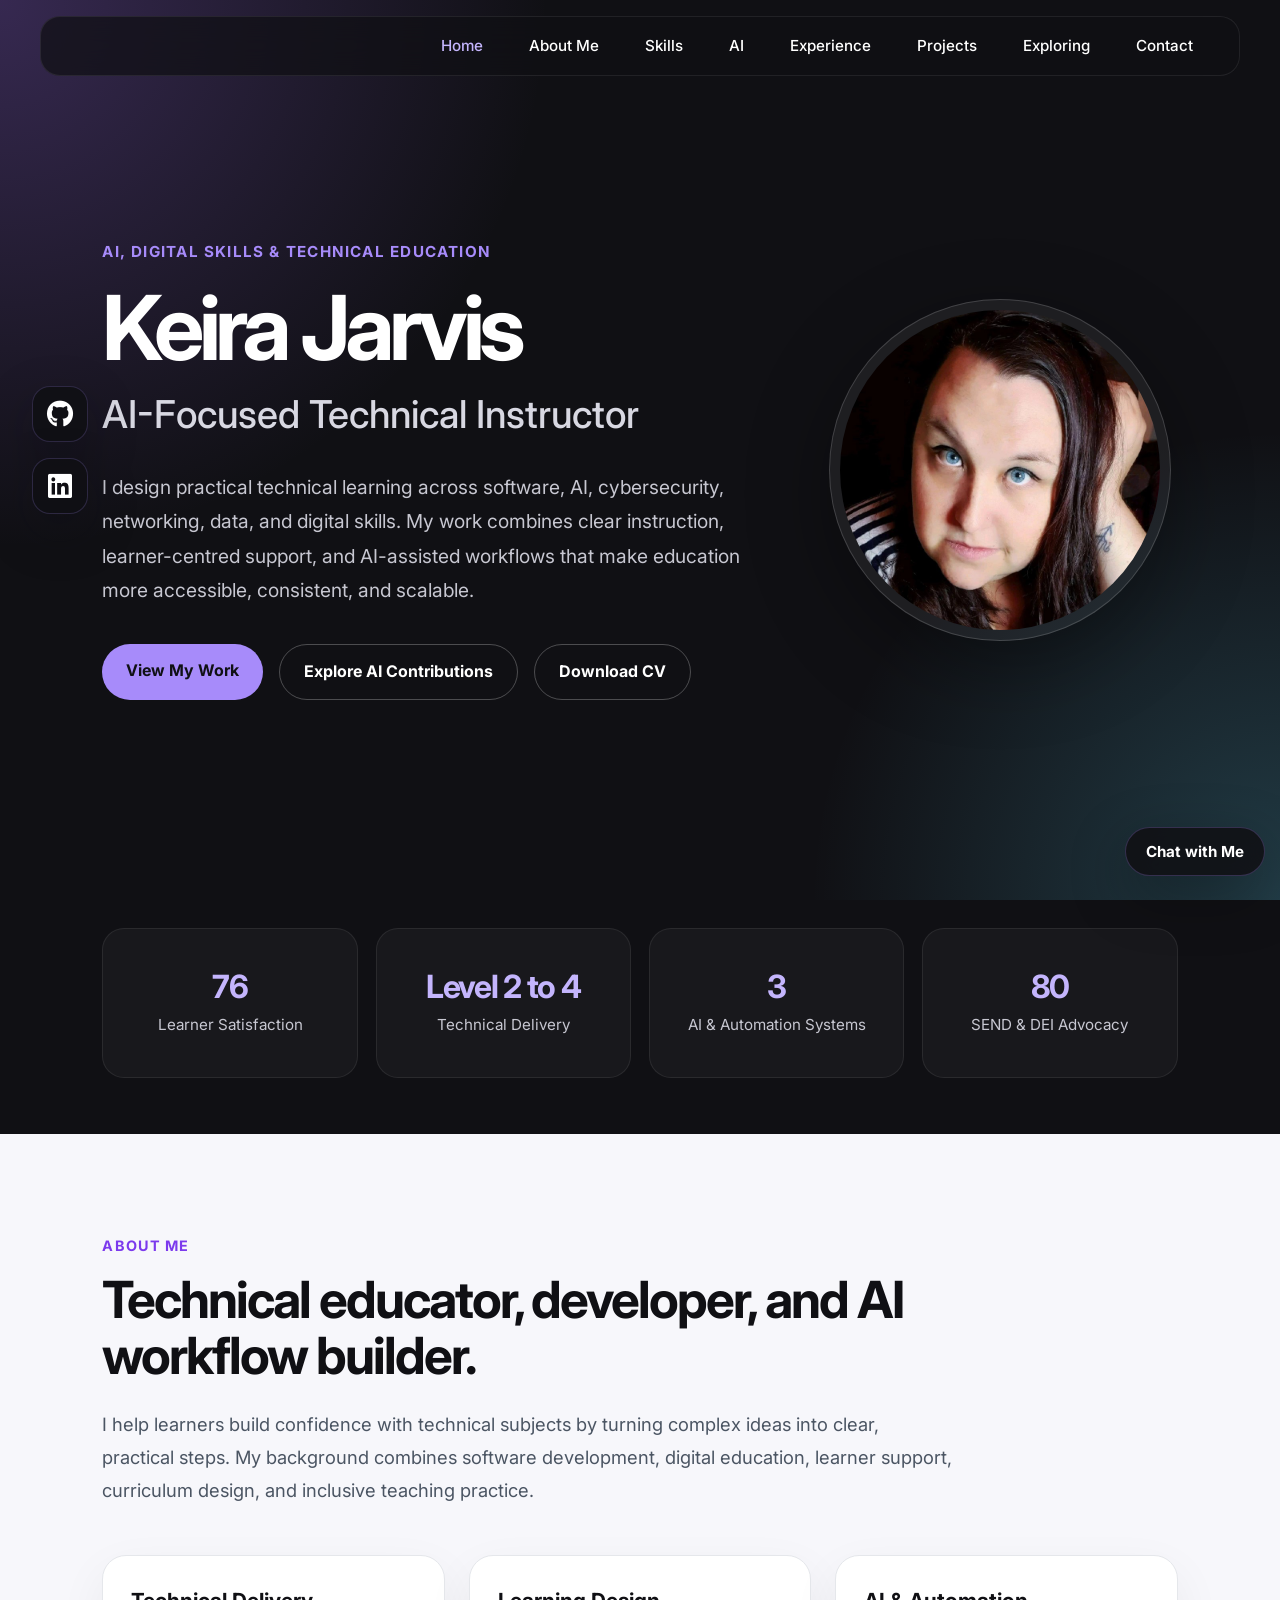
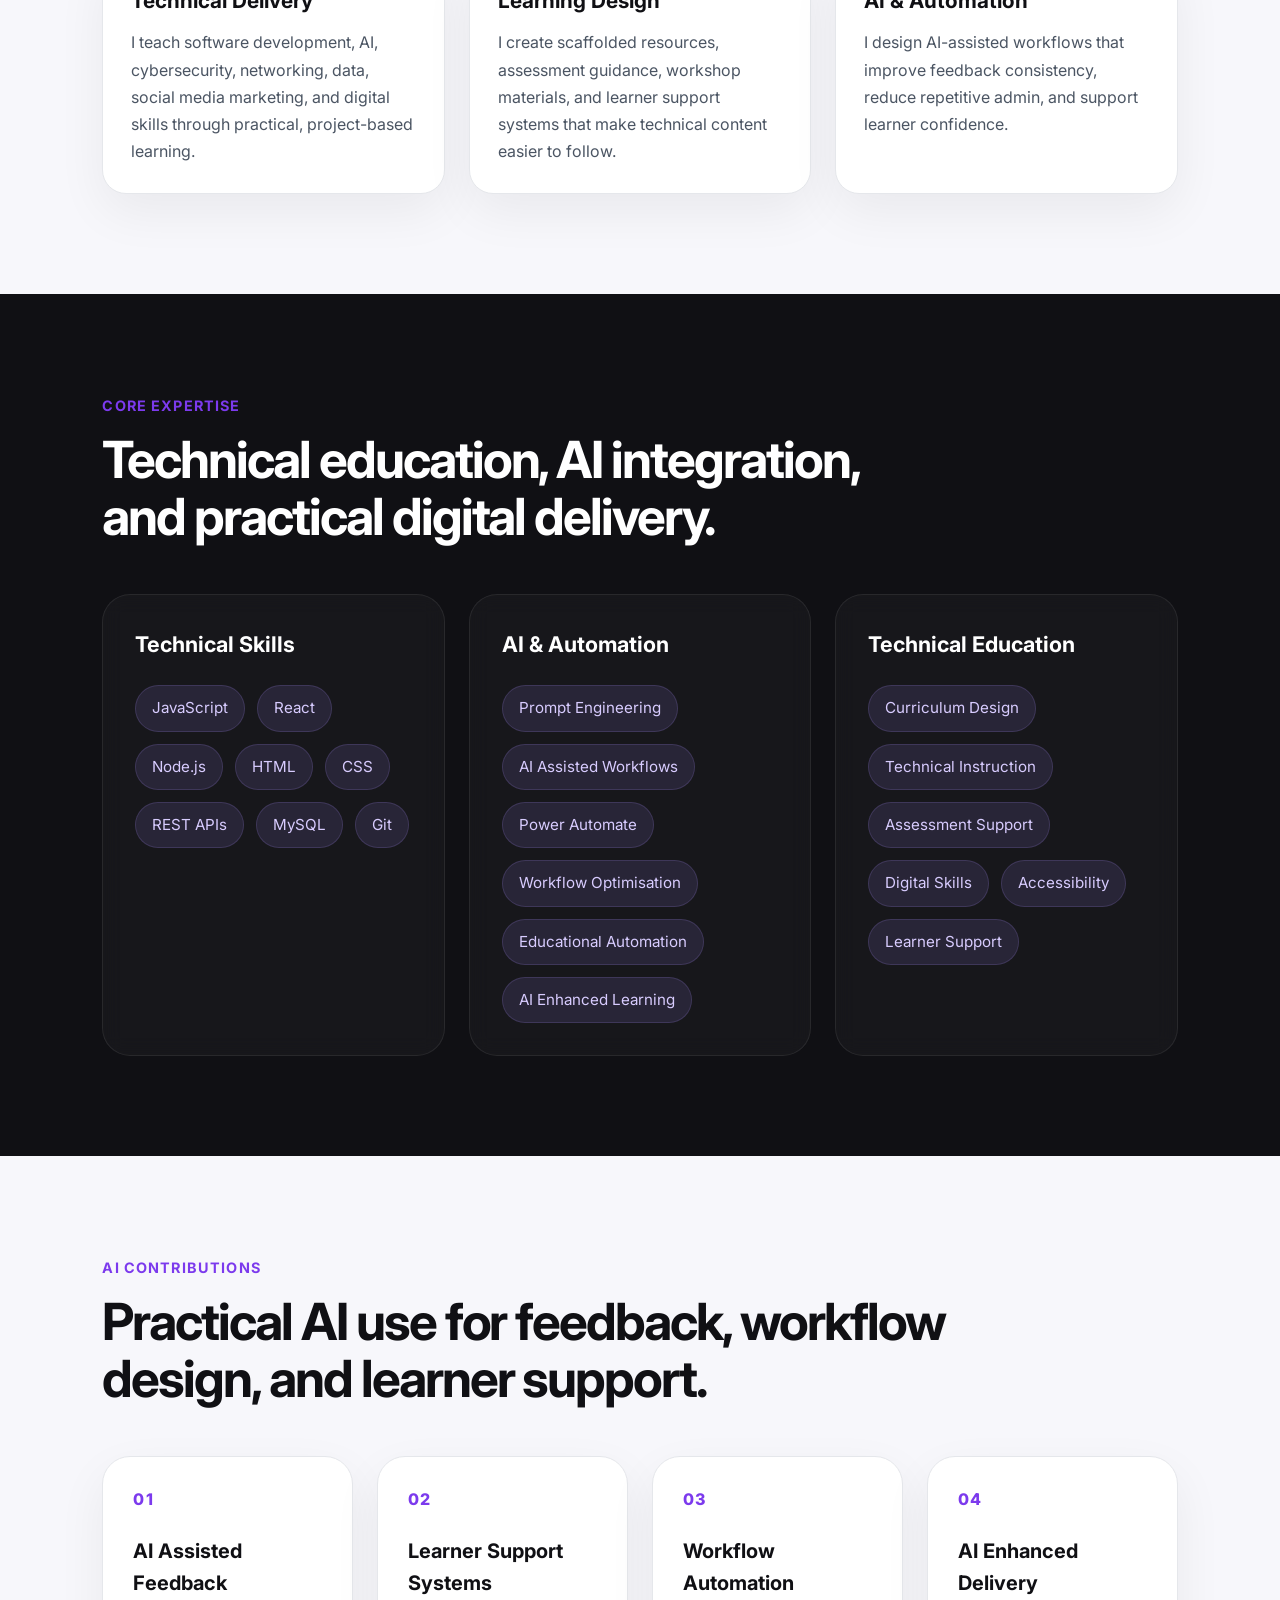
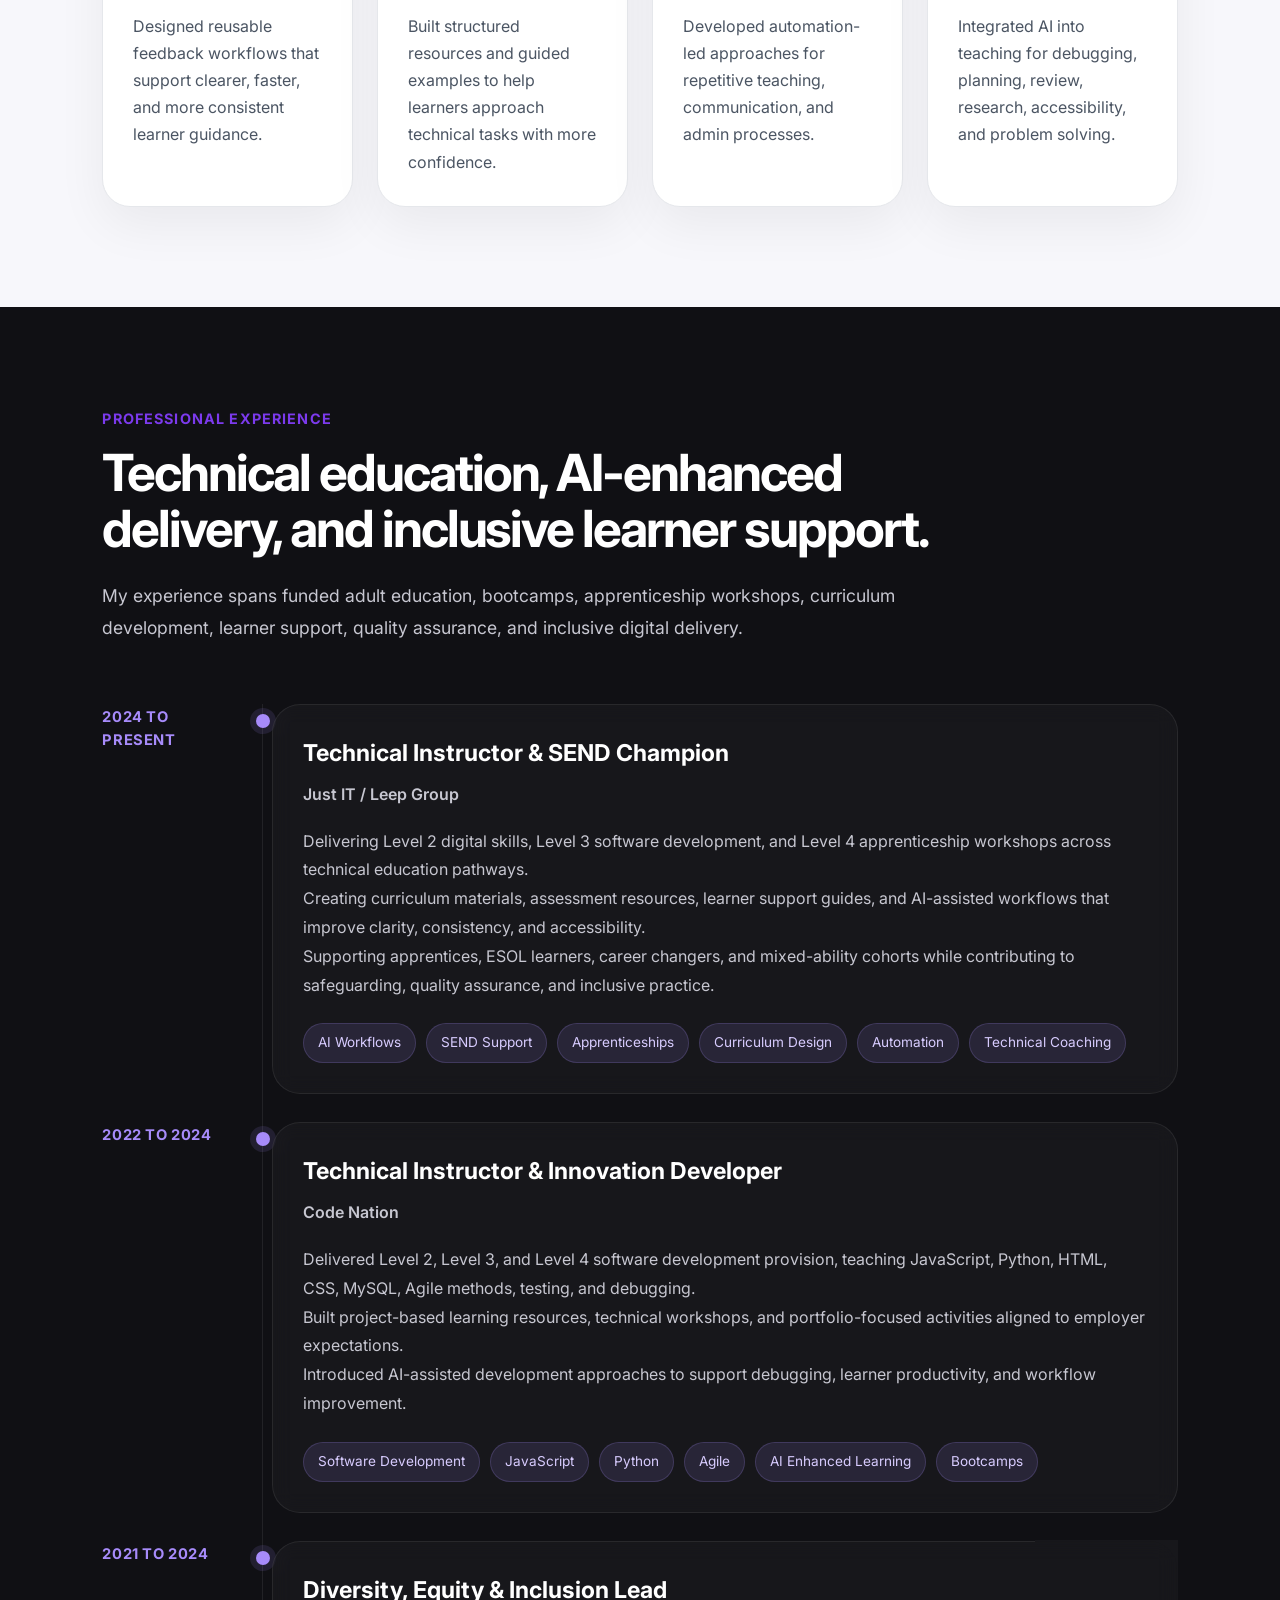
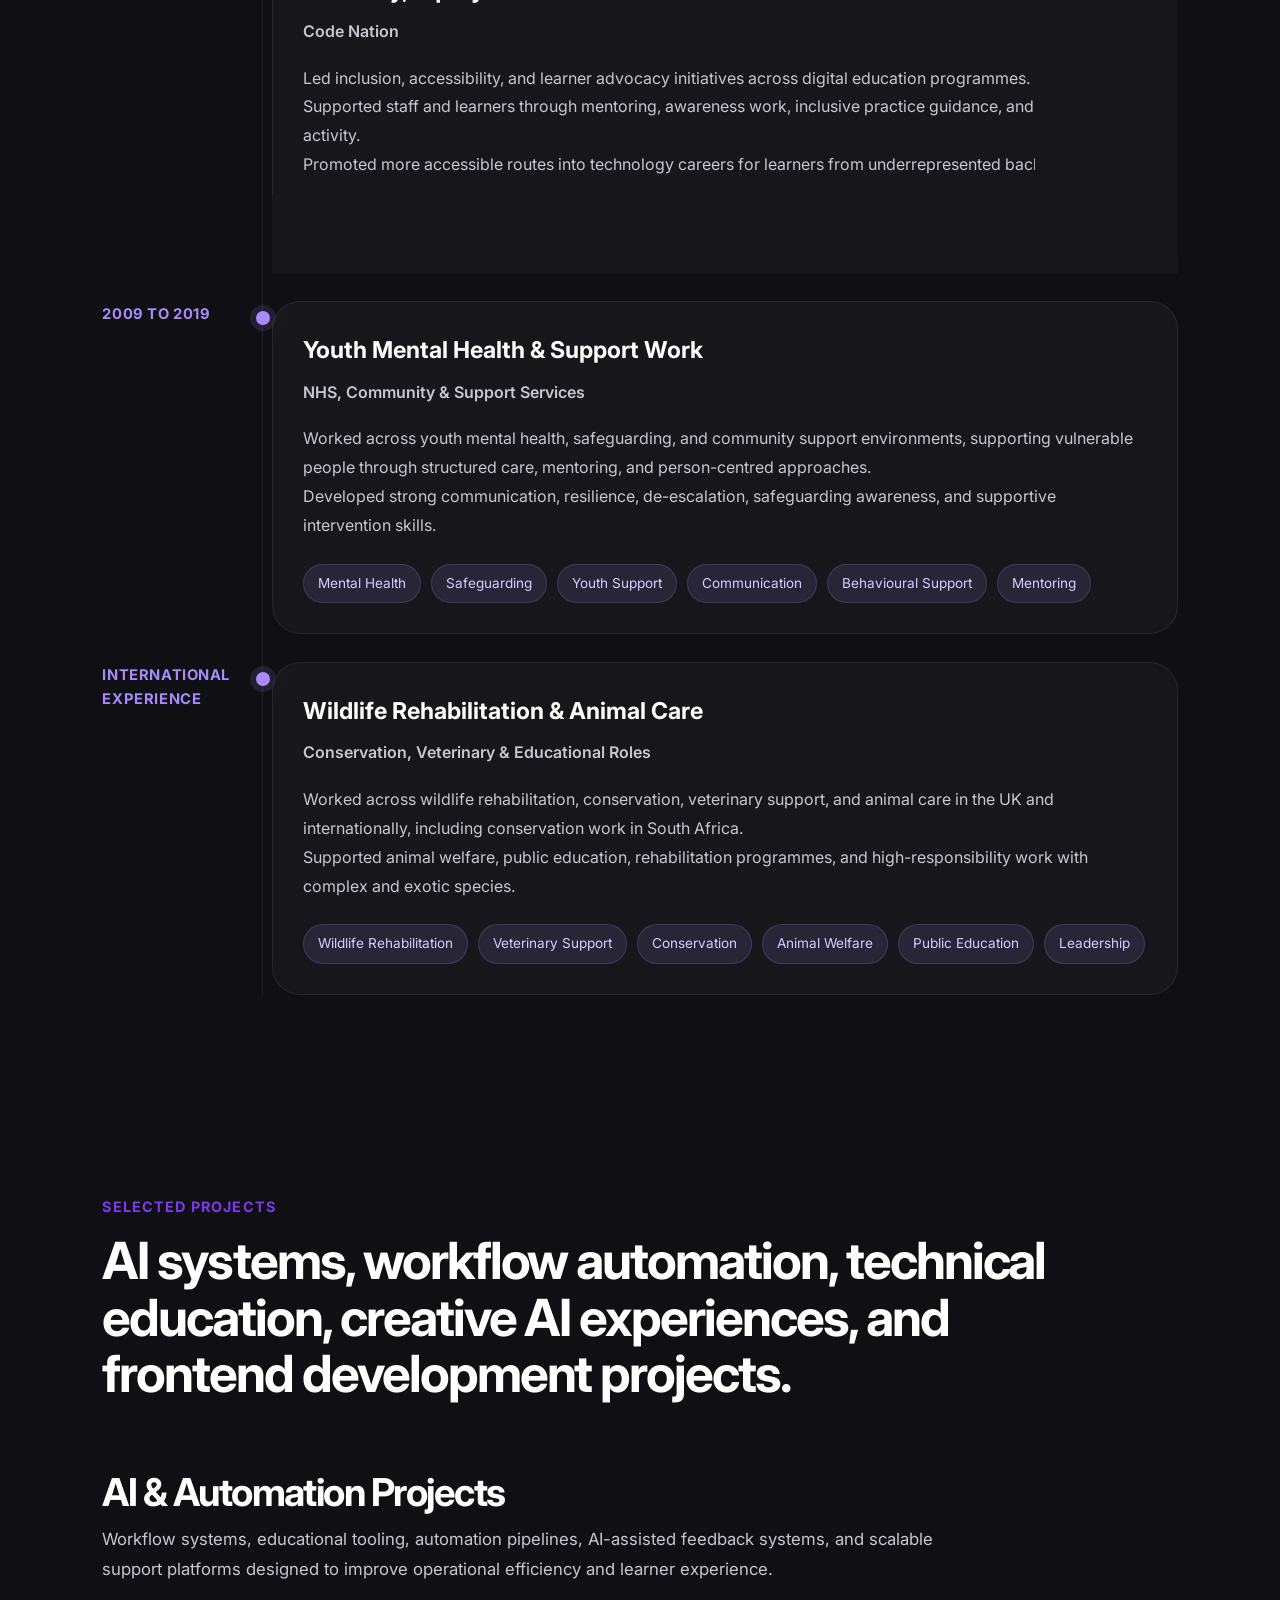
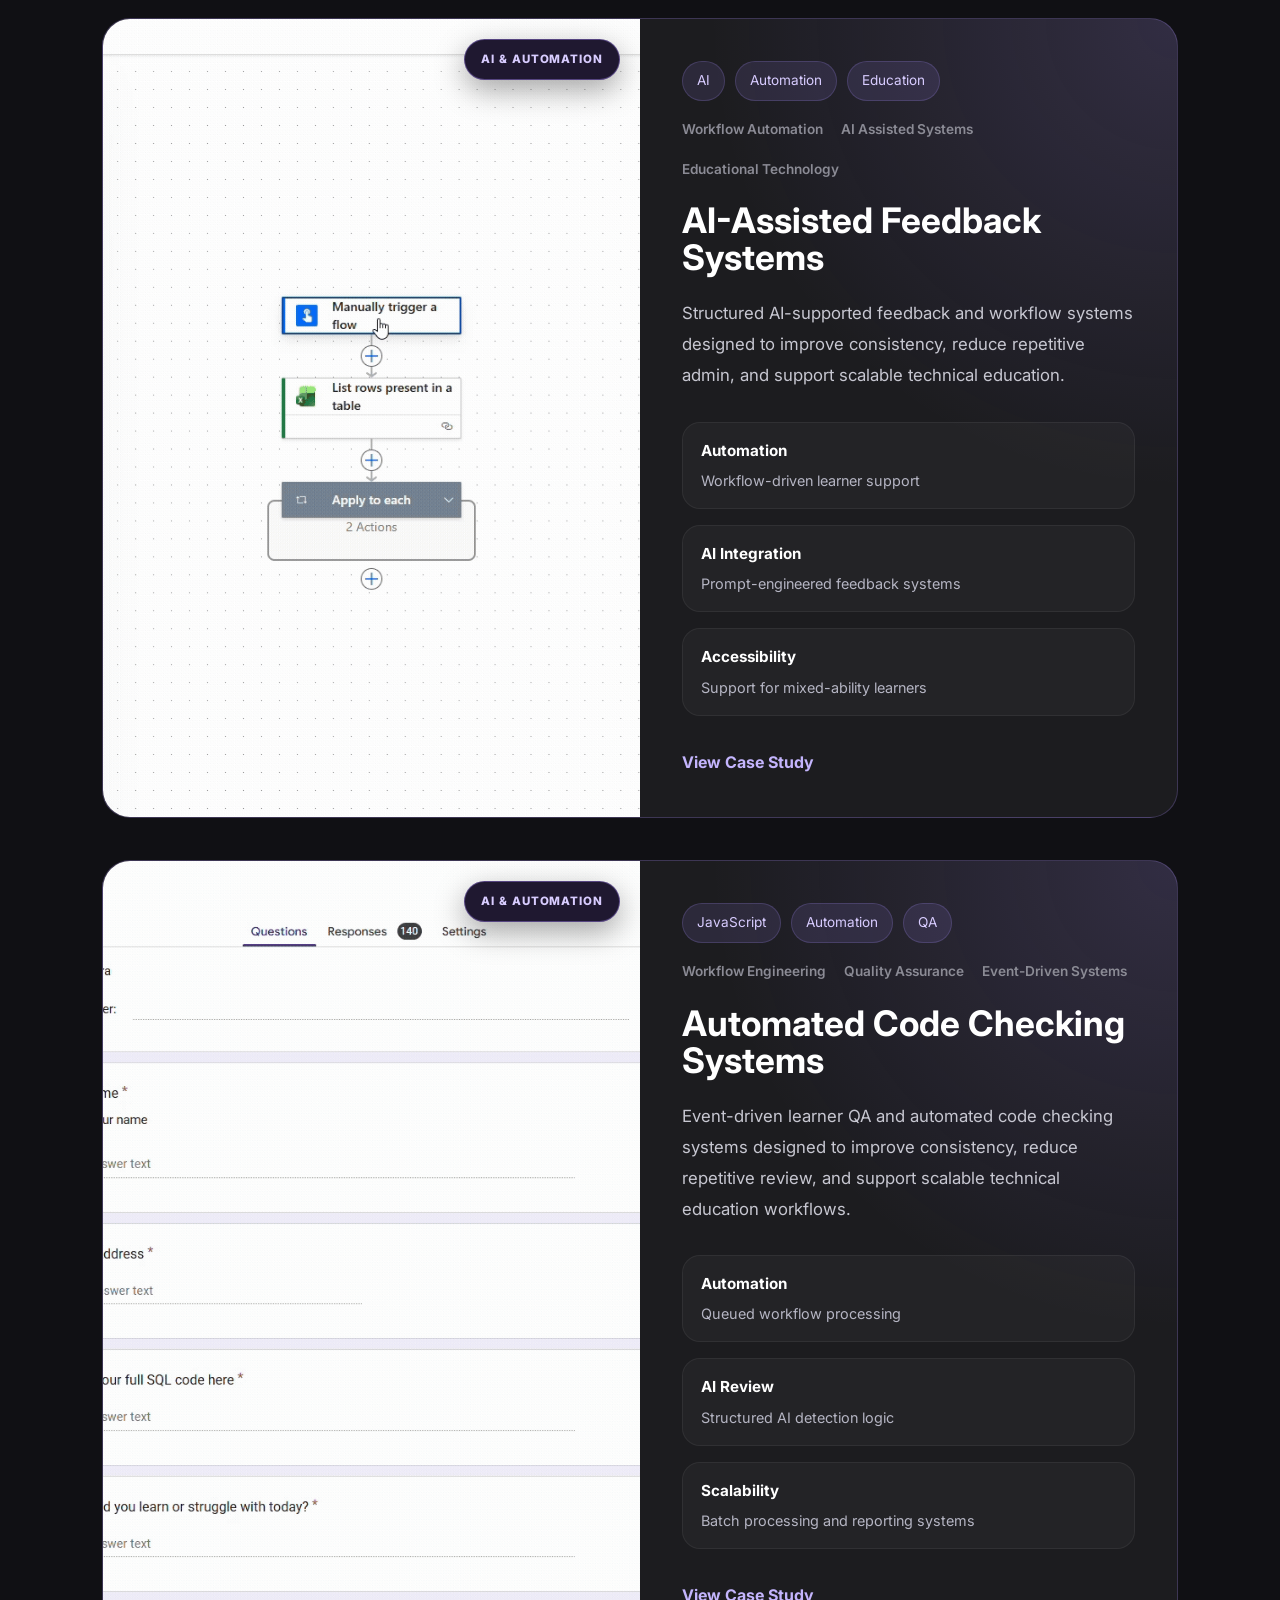
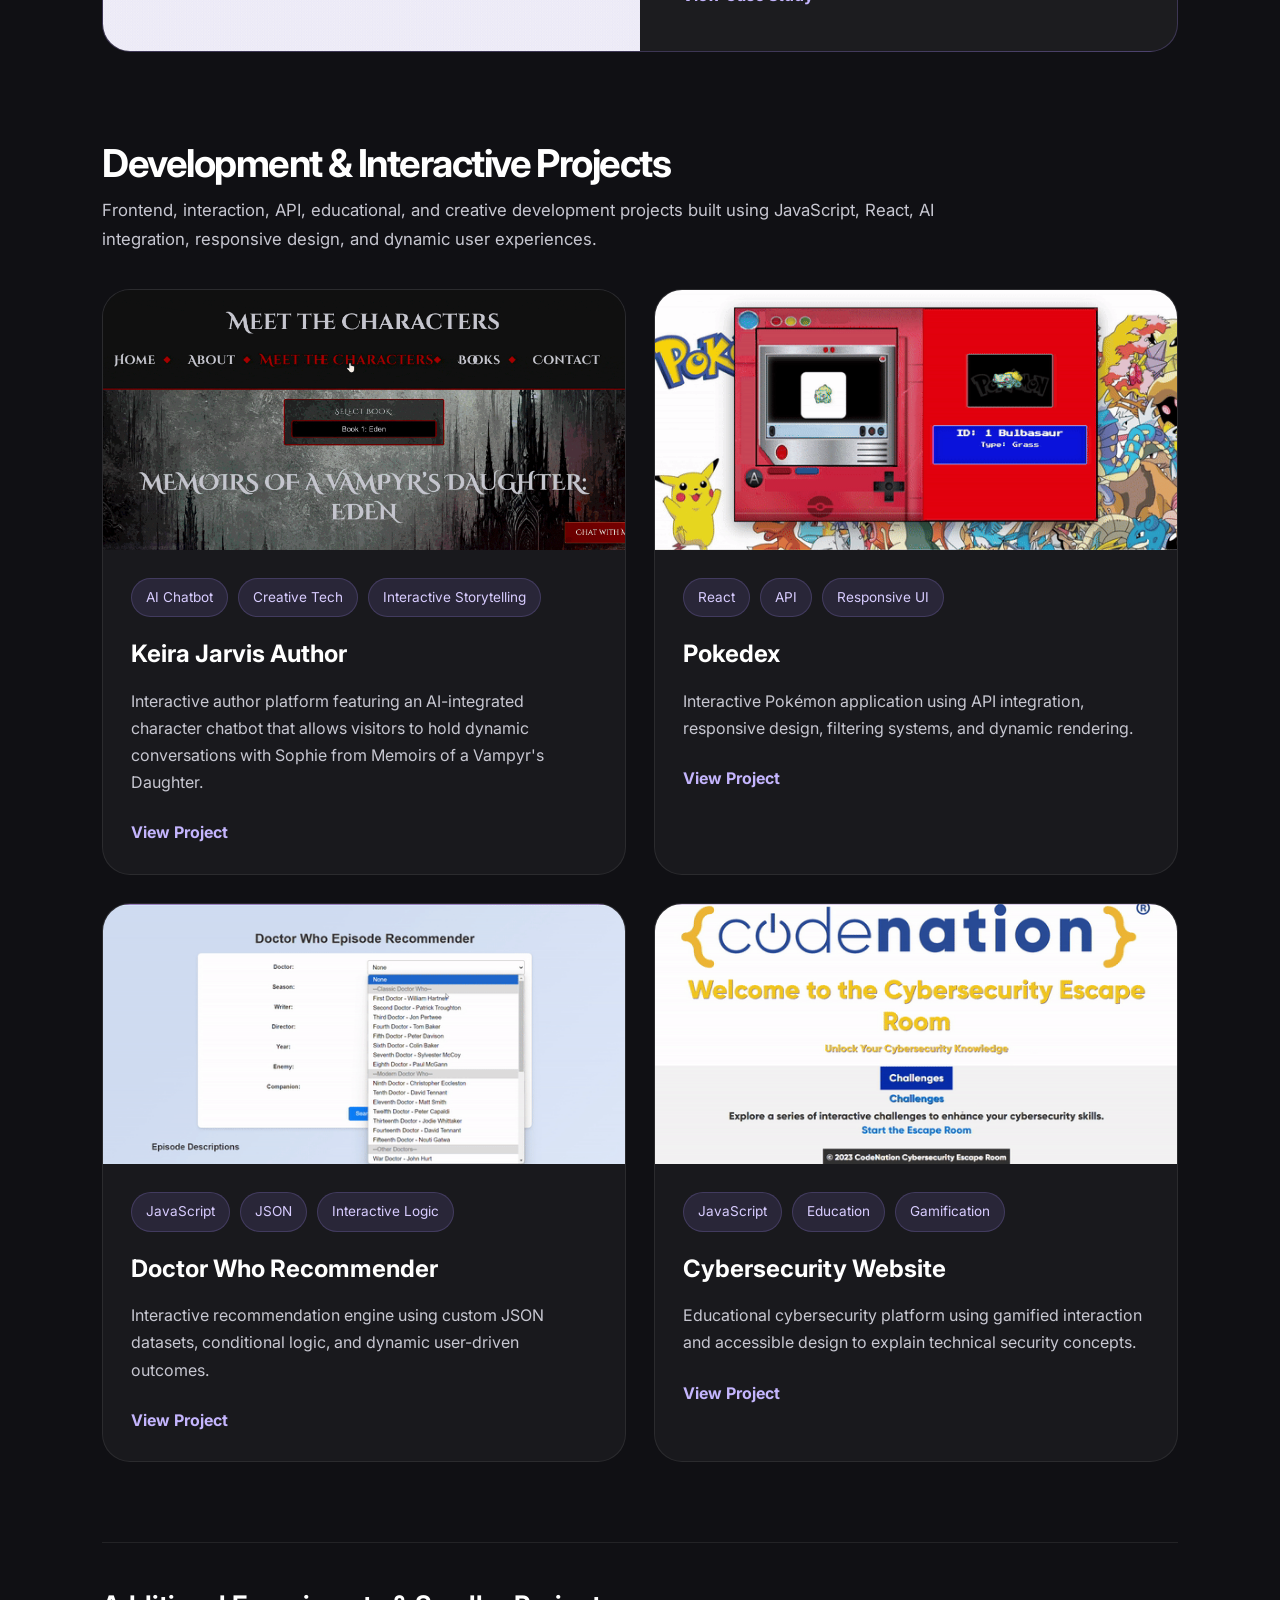
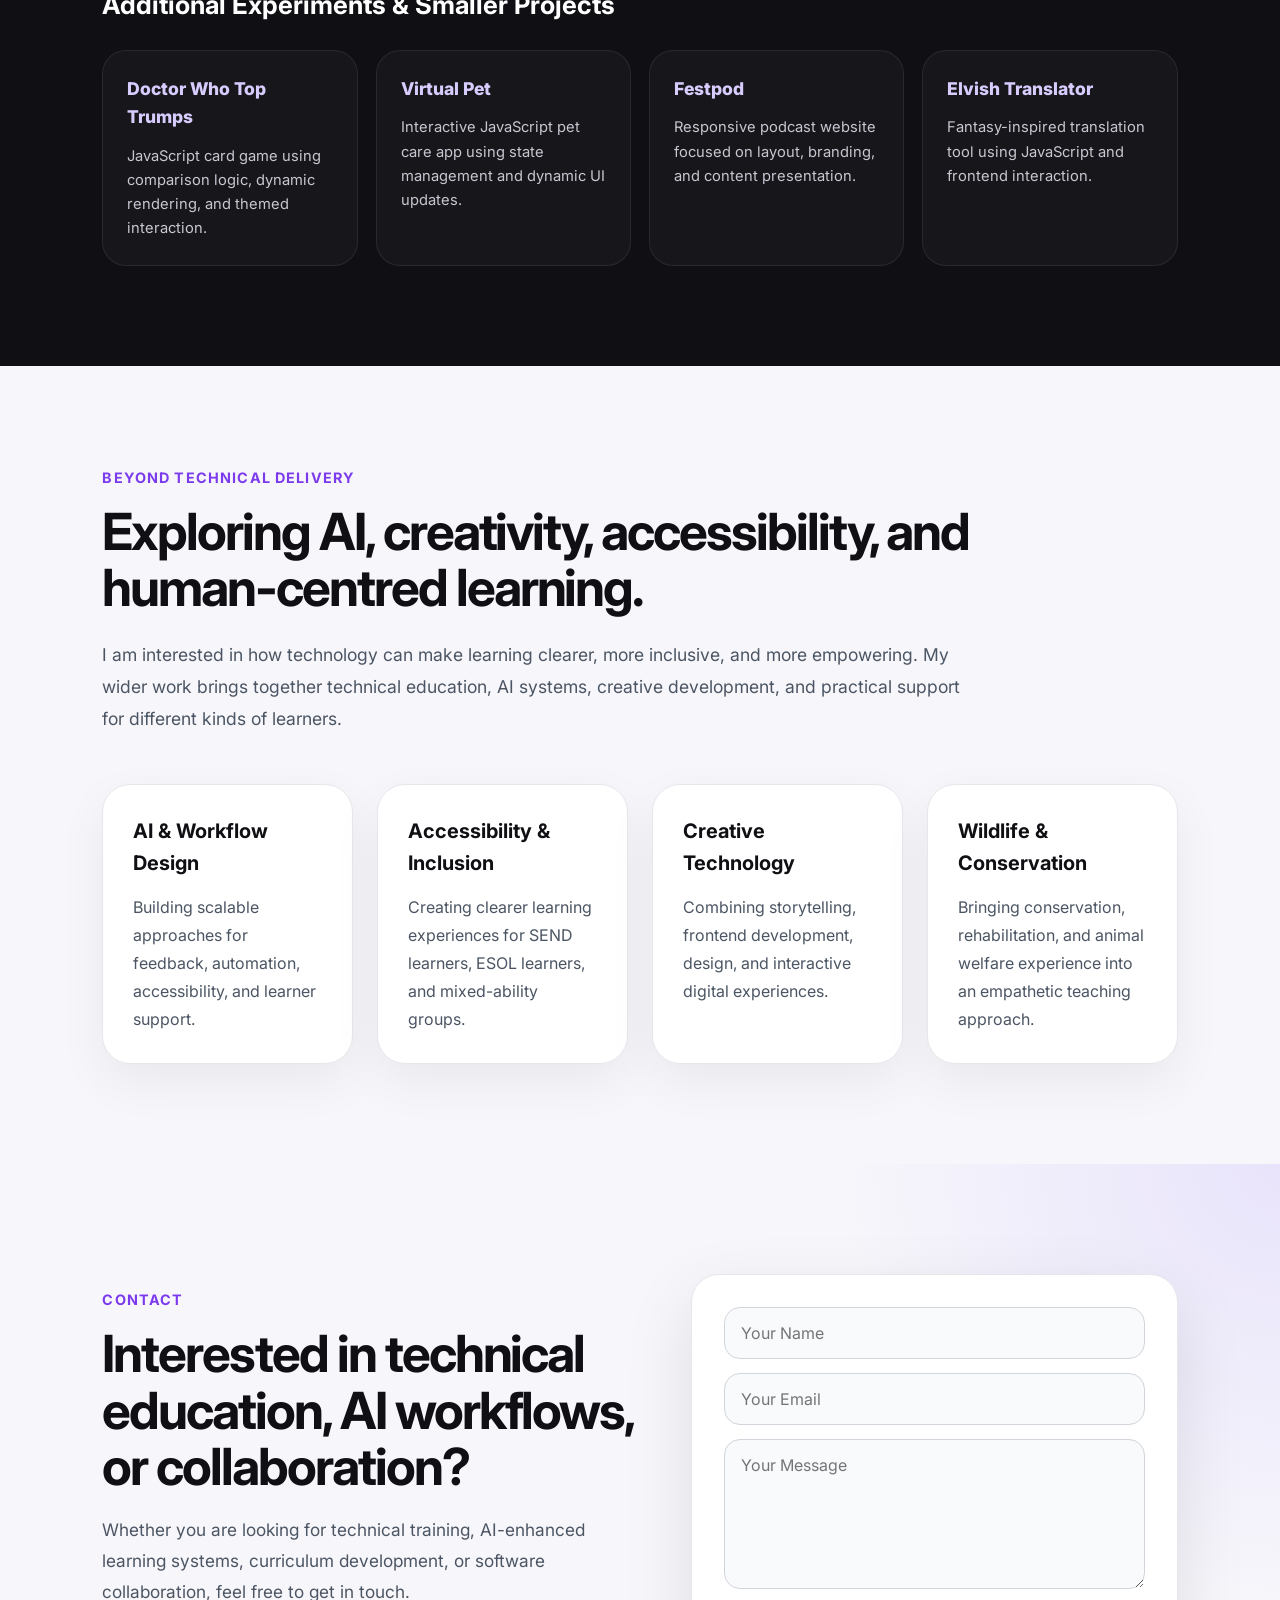
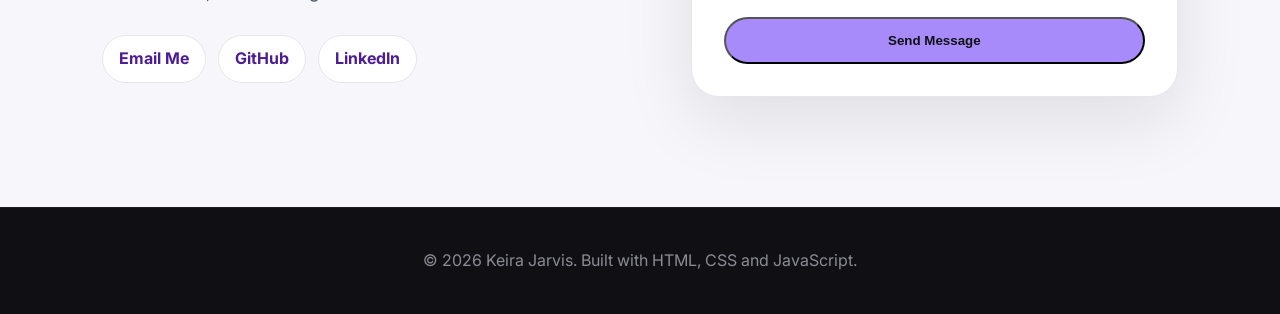
<file: index.html>
<!DOCTYPE html>
<html lang="en">

<head>
    <!-- ================================================ -->
    <!-- =================== METADATA =================== -->
    <!-- ================================================ -->

    <meta charset="UTF-8">
    <meta name="viewport" content="width=device-width, initial-scale=1.0">
    <meta http-equiv="X-UA-Compatible" content="ie=edge">

    <meta name="description" content="Keira Jarvis is an AI-focused Technical Instructor specialising in technical education, AI workflows, software development, cybersecurity, networking, data, and digital skills.">

    <title>Keira Jarvis | AI-Focused Technical Instructor & Coach</title>

    <!-- ================================================ -->
    <!-- ==================== STYLES ==================== -->
    <!-- ================================================ -->

    <link rel="stylesheet" href="navbar.css">
    <link rel="stylesheet" href="styles.css">
    <link rel="stylesheet" href="slider.css">
    <link rel="stylesheet" href="chatbot.css">
    <link rel="stylesheet" href="experience.css">
    <!-- <link rel="stylesheet" href="code-checking-case-study.css"> -->

    <!-- Icons -->
    <link rel="stylesheet" href="https://cdnjs.cloudflare.com/ajax/libs/font-awesome/6.0.0-beta3/css/all.min.css">

    <!-- Fonts -->
    <link rel="preconnect" href="https://fonts.googleapis.com">
    <link rel="preconnect" href="https://fonts.gstatic.com" crossorigin>
    <link href="https://fonts.googleapis.com/css2?family=Inter:wght@400;500;600;700;800&display=swap" rel="stylesheet">
</head>

<body>

    <!-- ================================================ -->
    <!-- ============= SOCIAL MEDIA LINKS =============== -->
    <!-- ================================================ -->

    <div class="social-icons">
        <a href="https://github.com/KeiraJCoder" target="_blank" rel="noopener noreferrer" class="icon github" aria-label="Visit Keira's GitHub profile">
            <i class="fab fa-github"></i>
        </a>

        <a href="https://www.linkedin.com/in/keirajcoder/" target="_blank" rel="noopener noreferrer" class="icon linkedin" aria-label="Visit Keira's LinkedIn profile">
            <i class="fab fa-linkedin"></i>
        </a>
    </div>


    <!-- ================================================ -->
    <!-- ================== NAVIGATION ================== -->
    <!-- ================================================ -->

    <nav>
        <div class="menu-container">
            <button class="menu-toggle" aria-label="Toggle navigation">
                <i class="fas fa-bars"></i>
            </button>

            <ul class="menu mobile-hidden">
                <li><a href="#home">Home</a></li>
                <li><a href="#about">About Me</a></li>
                <li><a href="#skills">Skills</a></li>
                <li><a href="#ai">AI</a></li>
                <li><a href="#experience">Experience</a></li>
                <li><a href="#projects">Projects</a></li>
                <li><a href="#exploring">Exploring</a></li>
                <li><a href="#contact">Contact</a></li>
            </ul>
        </div>
    </nav>


    <!-- ================================================ -->
    <!-- ================= HERO SECTION ================= -->
    <!-- ================================================ -->

    <section id="home" class="hero">
        <div class="hero-content">

            <div class="hero-text">
                <p class="hero-eyebrow">AI, Digital Skills & Technical Education</p>

                <h1>Keira Jarvis</h1>

                <h2>AI-Focused Technical Instructor</h2>

                <p class="hero-summary">
                    I design practical technical learning across software, AI, cybersecurity, networking, data, and digital skills. My work combines clear instruction, learner-centred support, and AI-assisted workflows that make education more accessible, consistent, and scalable.
                </p>

                <div class="hero-actions">
                    <a href="#projects" class="btn btn-primary">View My Work</a>

                    <a href="#ai" class="btn btn-secondary">
                        Explore AI Contributions
                    </a>

                    <a href="Keira-Jarvis_CV.pdf"
                    class="btn btn-secondary"
                    target="_blank"
                    rel="noopener noreferrer">
                        Download CV
                    </a>
                </div>
            </div>

            <div class="hero-image-wrapper">
                <img class="hero-image" src="profile.jpg" alt="Portrait of Keira Jarvis">
            </div>

        </div>
    </section>


    <!-- ================================================ -->
    <!-- ================= STATS SECTION ================ -->
    <!-- ================================================ -->

    <section class="stats-section">
        <div class="section-container">

            <div class="stats-grid">

                <article class="stat-card">
                    <h3 class="counter" data-target="96">0</h3>
                    <p>Learner Satisfaction</p>
                </article>

                <article class="stat-card">
                    <h3>Level 2 to 4</h3>
                    <p>Technical Delivery</p>
                </article>

                <article class="stat-card">
                    <h3 class="counter" data-target="4">0</h3>
                    <p>AI & Automation Systems</p>
                </article>

                <article class="stat-card">
                    <h3 class="counter" data-target="100">0</h3>
                    <p>SEND & DEI Advocacy</p>
                </article>

            </div>

        </div>
    </section>


    <!-- ================================================ -->
    <!-- ================ ABOUT SECTION ================= -->
    <!-- ================================================ -->

    <section id="about" class="about-section">
        <div class="section-container">

            <p class="section-eyebrow">About Me</p>

            <h2>Technical educator, developer, and AI workflow builder.</h2>

            <p class="about-lead">
                I help learners build confidence with technical subjects by turning complex ideas into clear, practical steps. My background combines software development, digital education, learner support, curriculum design, and inclusive teaching practice.
            </p>

            <div class="about-grid">

                <div class="about-card">
                    <h3>Technical Delivery</h3>
                    <p>
                        I teach software development, AI, cybersecurity, networking, data, social media marketing, and digital skills through practical, project-based learning.
                    </p>
                </div>

                <div class="about-card">
                    <h3>Learning Design</h3>
                    <p>
                        I create scaffolded resources, assessment guidance, workshop materials, and learner support systems that make technical content easier to follow.
                    </p>
                </div>

                <div class="about-card">
                    <h3>AI & Automation</h3>
                    <p>
                        I design AI-assisted workflows that improve feedback consistency, reduce repetitive admin, and support learner confidence.
                    </p>
                </div>

            </div>
        </div>
    </section>


    <!-- ================================================ -->
    <!-- ================ SKILLS SECTION ================ -->
    <!-- ================================================ -->

    <section id="skills" class="skills-section">
        <div class="section-container">

            <p class="section-eyebrow">Core Expertise</p>

            <h2>Technical education, AI integration, and practical digital delivery.</h2>

            <div class="skills-grid">

                <div class="skills-panel">
                    <h3>Technical Skills</h3>

                    <div class="skill-tags">
                        <span>JavaScript</span>
                        <span>React</span>
                        <span>Node.js</span>
                        <span>HTML</span>
                        <span>CSS</span>
                        <span>REST APIs</span>
                        <span>MySQL</span>
                        <span>Git</span>
                    </div>
                </div>

                <div class="skills-panel">
                    <h3>AI & Automation</h3>

                    <div class="skill-tags">
                        <span>Prompt Engineering</span>
                        <span>AI Assisted Workflows</span>
                        <span>Power Automate</span>
                        <span>Workflow Optimisation</span>
                        <span>Educational Automation</span>
                        <span>AI Enhanced Learning</span>
                    </div>
                </div>

                <div class="skills-panel">
                    <h3>Technical Education</h3>

                    <div class="skill-tags">
                        <span>Curriculum Design</span>
                        <span>Technical Instruction</span>
                        <span>Assessment Support</span>
                        <span>Digital Skills</span>
                        <span>Accessibility</span>
                        <span>Learner Support</span>
                    </div>
                </div>

            </div>
        </div>
    </section>


    <!-- ================================================ -->
    <!-- ============= AI CONTRIBUTIONS ================= -->
    <!-- ================================================ -->

    <section id="ai" class="ai-section">
        <div class="section-container">

            <p class="section-eyebrow">AI Contributions</p>

            <h2>Practical AI use for feedback, workflow design, and learner support.</h2>

            <div class="ai-grid">

                <article class="ai-card">
                    <span>01</span>
                    <h3>AI Assisted Feedback</h3>
                    <p>
                        Designed reusable feedback workflows that support clearer, faster, and more consistent learner guidance.
                    </p>
                </article>

                <article class="ai-card">
                    <span>02</span>
                    <h3>Learner Support Systems</h3>
                    <p>
                        Built structured resources and guided examples to help learners approach technical tasks with more confidence.
                    </p>
                </article>

                <article class="ai-card">
                    <span>03</span>
                    <h3>Workflow Automation</h3>
                    <p>
                        Developed automation-led approaches for repetitive teaching, communication, and admin processes.
                    </p>
                </article>

                <article class="ai-card">
                    <span>04</span>
                    <h3>AI Enhanced Delivery</h3>
                    <p>
                        Integrated AI into teaching for debugging, planning, review, research, accessibility, and problem solving.
                    </p>
                </article>

            </div>
        </div>
    </section>


    <!-- ================================================ -->
    <!-- ========== PROFESSIONAL EXPERIENCE ============= -->
    <!-- ================================================ -->

    <section id="experience" class="experience-section">
        <div class="section-container">

            <p class="section-eyebrow">Professional Experience</p>

            <h2>Technical education, AI-enhanced delivery, and inclusive learner support.</h2>

            <p class="experience-lead">
                My experience spans funded adult education, bootcamps, apprenticeship workshops, curriculum development, learner support, quality assurance, and inclusive digital delivery.
            </p>

            <div class="experience-timeline">


                <!-- JUST IT -->

                <article class="experience-card">

                    <div class="experience-date">
                        2024 to Present
                    </div>

                    <div class="experience-content">

                        <h3>Technical Instructor & SEND Champion</h3>

                        <p class="experience-company">
                            Just IT / Leep Group
                        </p>

                        <p>
                            Delivering Level 2 digital skills, Level 3 software development, and Level 4 apprenticeship workshops across technical education pathways.
                        </p>

                        <p>
                            Creating curriculum materials, assessment resources, learner support guides, and AI-assisted workflows that improve clarity, consistency, and accessibility.
                        </p>

                        <p>
                            Supporting apprentices, ESOL learners, career changers, and mixed-ability cohorts while contributing to safeguarding, quality assurance, and inclusive practice.
                        </p>

                        <div class="experience-tags">
                            <span>AI Workflows</span>
                            <span>SEND Support</span>
                            <span>Apprenticeships</span>
                            <span>Curriculum Design</span>
                            <span>Automation</span>
                            <span>Technical Coaching</span>
                        </div>

                    </div>

                </article>


                <!-- CODE NATION -->

                <article class="experience-card">

                    <div class="experience-date">
                        2022 to 2024
                    </div>

                    <div class="experience-content">

                        <h3>Technical Instructor & Innovation Developer</h3>

                        <p class="experience-company">
                            Code Nation
                        </p>

                        <p>
                            Delivered Level 2, Level 3, and Level 4 software development provision, teaching JavaScript, Python, HTML, CSS, MySQL, Agile methods, testing, and debugging.
                        </p>

                        <p>
                            Built project-based learning resources, technical workshops, and portfolio-focused activities aligned to employer expectations.
                        </p>

                        <p>
                            Introduced AI-assisted development approaches to support debugging, learner productivity, and workflow improvement.
                        </p>

                        <div class="experience-tags">
                            <span>Software Development</span>
                            <span>JavaScript</span>
                            <span>Python</span>
                            <span>Agile</span>
                            <span>AI Enhanced Learning</span>
                            <span>Bootcamps</span>
                        </div>

                    </div>

                </article>


                <!-- DEI -->

                <article class="experience-card">

                    <div class="experience-date">
                        2021 to 2024
                    </div>

                    <div class="experience-content">

                        <h3>Diversity, Equity & Inclusion Lead</h3>

                        <p class="experience-company">
                            Code Nation
                        </p>

                        <p>
                            Led inclusion, accessibility, and learner advocacy initiatives across digital education programmes.
                        </p>

                        <p>
                            Supported staff and learners through mentoring, awareness work, inclusive practice guidance, and outreach activity.
                        </p>

                        <p>
                            Promoted more accessible routes into technology careers for learners from underrepresented backgrounds.
                        </p>

                        <div class="experience-tags">
                            <span>DEI</span>
                            <span>Accessibility</span>
                            <span>Inclusion</span>
                            <span>Learner Advocacy</span>
                            <span>Mentoring</span>
                            <span>Safeguarding</span>
                        </div>

                    </div>

                </article>


                <!-- YOUTH & MENTAL HEALTH -->

                <article class="experience-card">

                    <div class="experience-date">
                        2009 to 2019
                    </div>

                    <div class="experience-content">

                        <h3>Youth Mental Health & Support Work</h3>

                        <p class="experience-company">
                            NHS, Community & Support Services
                        </p>

                        <p>
                            Worked across youth mental health, safeguarding, and community support environments, supporting vulnerable people through structured care, mentoring, and person-centred approaches.
                        </p>

                        <p>
                            Developed strong communication, resilience, de-escalation, safeguarding awareness, and supportive intervention skills.
                        </p>

                        <div class="experience-tags">
                            <span>Mental Health</span>
                            <span>Safeguarding</span>
                            <span>Youth Support</span>
                            <span>Communication</span>
                            <span>Behavioural Support</span>
                            <span>Mentoring</span>
                        </div>

                    </div>

                </article>


                <!-- ANIMAL CARE -->

                <article class="experience-card">

                    <div class="experience-date">
                        International Experience
                    </div>

                    <div class="experience-content">

                        <h3>Wildlife Rehabilitation & Animal Care</h3>

                        <p class="experience-company">
                            Conservation, Veterinary & Educational Roles
                        </p>

                        <p>
                            Worked across wildlife rehabilitation, conservation, veterinary support, and animal care in the UK and internationally, including conservation work in South Africa.
                        </p>

                        <p>
                            Supported animal welfare, public education, rehabilitation programmes, and high-responsibility work with complex and exotic species.
                        </p>

                        <div class="experience-tags">
                            <span>Wildlife Rehabilitation</span>
                            <span>Veterinary Support</span>
                            <span>Conservation</span>
                            <span>Animal Welfare</span>
                            <span>Public Education</span>
                            <span>Leadership</span>
                        </div>

                    </div>

                </article>

            </div>
        </div>
    </section>


    <!-- ================================================ -->
    <!-- =============== PROJECTS SECTION =============== -->
    <!-- ================================================ -->

    <section id="projects" class="projects-section">
        <div class="section-container">

            <p class="section-eyebrow">Selected Projects</p>

            <h2>
                AI systems, workflow automation, technical education, creative AI experiences, and frontend development projects.
            </h2>


            <!-- ======================================== -->
            <!-- ====== AI & AUTOMATION PROJECTS ======== -->
            <!-- ======================================== -->

            <div class="projects-category">

                <div class="projects-category-header">

                    <h3>AI & Automation Projects</h3>

                    <p>
                        Workflow systems, educational tooling, automation pipelines, AI-assisted feedback systems, and scalable support platforms designed to improve operational efficiency and learner experience.
                    </p>

                </div>

                <div class="featured-project-stack">


                    <!-- ================================= -->
                    <!-- ===== AI FEEDBACK SYSTEMS ====== -->
                    <!-- ================================= -->

                    <article class="modern-project-card featured-project">

                        <div class="featured-project-layout">

                            <div class="featured-project-image">
                                <img src="gifs/AI.gif" alt="AI-Assisted Feedback Workflow Preview">

                                <div class="featured-badge">
                                    AI & AUTOMATION
                                </div>
                            </div>

                            <div class="featured-project-content">

                                <div class="project-tags">
                                    <span>AI</span>
                                    <span>Automation</span>
                                    <span>Education</span>
                                </div>

                                <div class="project-meta">
                                    <span>Workflow Automation</span>
                                    <span>AI Assisted Systems</span>
                                    <span>Educational Technology</span>
                                </div>

                                <h3>AI-Assisted Feedback Systems</h3>

                                <p>
                                    Structured AI-supported feedback and workflow systems designed to improve consistency, reduce repetitive admin, and support scalable technical education.
                                </p>

                                <div class="featured-highlights">

                                    <div class="highlight-item">
                                        <strong>Automation</strong>
                                        <span>Workflow-driven learner support</span>
                                    </div>

                                    <div class="highlight-item">
                                        <strong>AI Integration</strong>
                                        <span>Prompt-engineered feedback systems</span>
                                    </div>

                                    <div class="highlight-item">
                                        <strong>Accessibility</strong>
                                        <span>Support for mixed-ability learners</span>
                                    </div>

                                </div>

                                <a href="ai-feedback-case-study.html">
                                    View Case Study
                                </a>

                            </div>

                        </div>

                    </article>


                    <!-- ================================= -->
                    <!-- ===== CODE CHECKING SYSTEMS ===== -->
                    <!-- ================================= -->

                    <article class="modern-project-card featured-project">

                        <div class="featured-project-layout">

                            <div class="featured-project-image">
                                <img src="gifs/code-checking.gif" alt="Automated Code Checking Systems Preview">

                                <div class="featured-badge">
                                    AI & AUTOMATION
                                </div>
                            </div>

                            <div class="featured-project-content">

                                <div class="project-tags">
                                    <span>JavaScript</span>
                                    <span>Automation</span>
                                    <span>QA</span>
                                </div>

                                <div class="project-meta">
                                    <span>Workflow Engineering</span>
                                    <span>Quality Assurance</span>
                                    <span>Event-Driven Systems</span>
                                </div>

                                <h3>Automated Code Checking Systems</h3>

                                <p>
                                    Event-driven learner QA and automated code checking systems designed to improve consistency, reduce repetitive review, and support scalable technical education workflows.
                                </p>

                                <div class="featured-highlights">

                                    <div class="highlight-item">
                                        <strong>Automation</strong>
                                        <span>Queued workflow processing</span>
                                    </div>

                                    <div class="highlight-item">
                                        <strong>AI Review</strong>
                                        <span>Structured AI detection logic</span>
                                    </div>

                                    <div class="highlight-item">
                                        <strong>Scalability</strong>
                                        <span>Batch processing and reporting systems</span>
                                    </div>

                                </div>

                                <a href="code-checking-case-study.html">
                                    View Case Study
                                </a>

                            </div>

                        </div>

                    </article>

                </div>

            </div>


            <!-- ======================================== -->
            <!-- ========= DEVELOPMENT PROJECTS ========= -->
            <!-- ======================================== -->

            <div class="projects-category">

                <div class="projects-category-header">

                    <h3>Development & Interactive Projects</h3>

                    <p>
                        Frontend, interaction, API, educational, and creative development projects built using JavaScript, React, AI integration, responsive design, and dynamic user experiences.
                    </p>

                </div>

                <div class="modern-projects-grid">

                    <!-- AUTHOR WEBSITE -->

                    <article class="modern-project-card">
                        <img src="gifs/Memoirs.gif" alt="Keira Jarvis Author Website Preview">

                        <div class="project-content">

                            <div class="project-tags">
                                <span>AI Chatbot</span>
                                <span>Creative Tech</span>
                                <span>Interactive Storytelling</span>
                            </div>

                            <h3>Keira Jarvis Author</h3>

                            <p>
                                Interactive author platform featuring an AI-integrated character chatbot that allows visitors to hold dynamic conversations with Sophie from Memoirs of a Vampyr's Daughter.
                            </p>

                            <a href="https://keirajcoder.github.io/KeiraJarvisAuthor/" target="_blank" rel="noopener noreferrer">
                                View Project
                            </a>

                        </div>
                    </article>


                    <!-- POKEDEX -->

                    <article class="modern-project-card">
                        <img src="gifs/pokedex.gif" alt="Pokedex Project Preview">

                        <div class="project-content">

                            <div class="project-tags">
                                <span>React</span>
                                <span>API</span>
                                <span>Responsive UI</span>
                            </div>

                            <h3>Pokedex</h3>

                            <p>
                                Interactive Pokémon application using API integration, responsive design, filtering systems, and dynamic rendering.
                            </p>

                            <a href="https://keirajcoder.github.io/New_Pokedex/" target="_blank" rel="noopener noreferrer">
                                View Project
                            </a>

                        </div>
                    </article>

                    <!-- DOCTOR WHO RECOMMENDER -->

                    <article class="modern-project-card">
                        <img src="gifs/DW.gif" alt="Doctor Who Recommender Preview">

                        <div class="project-content">

                            <div class="project-tags">
                                <span>JavaScript</span>
                                <span>JSON</span>
                                <span>Interactive Logic</span>
                            </div>

                            <h3>Doctor Who Recommender</h3>

                            <p>
                                Interactive recommendation engine using custom JSON datasets, conditional logic, and dynamic user-driven outcomes.
                            </p>

                            <a href="https://keirajcoder.github.io/doctor-who-recommender/" target="_blank" rel="noopener noreferrer">
                                View Project
                            </a>

                        </div>
                    </article>

                    <!-- CYBERSECURITY -->

                    <article class="modern-project-card">
                        <img src="gifs/Cyber.gif" alt="Cybersecurity Website Preview">

                        <div class="project-content">

                            <div class="project-tags">
                                <span>JavaScript</span>
                                <span>Education</span>
                                <span>Gamification</span>
                            </div>

                            <h3>Cybersecurity Website</h3>

                            <p>
                                Educational cybersecurity platform using gamified interaction and accessible design to explain technical security concepts.
                            </p>

                            <a href="https://keirajcoder.github.io/cybersecuritywebsite/index.html" target="_blank" rel="noopener noreferrer">
                                View Project
                            </a>

                        </div>
                    </article>

                </div>

            </div>


            <!-- ======================================== -->
            <!-- ========== ADDITIONAL PROJECTS ========= -->
            <!-- ======================================== -->

            <div class="additional-projects">

                <h3>Additional Experiments & Smaller Projects</h3>

                <div class="additional-projects-grid">

                    <a href="https://keirajcoder.github.io/DoctorWho-TopTrumps/"
                    target="_blank"
                    rel="noopener noreferrer"
                    class="additional-project-card">

                        <span>Doctor Who Top Trumps</span>

                        <p>
                            JavaScript card game using comparison logic, dynamic rendering, and themed interaction.
                        </p>

                    </a>

                    <a href="https://keirajcoder.github.io/virtualpet/"
                    target="_blank"
                    rel="noopener noreferrer"
                    class="additional-project-card">

                        <span>Virtual Pet</span>

                        <p>
                            Interactive JavaScript pet care app using state management and dynamic UI updates.
                        </p>

                    </a>

                    <a href="https://keirajcoder.github.io/Festpod/"
                    target="_blank"
                    rel="noopener noreferrer"
                    class="additional-project-card">

                        <span>Festpod</span>

                        <p>
                            Responsive podcast website focused on layout, branding, and content presentation.
                        </p>

                    </a>

                    <a href="https://keirajcoder.github.io/Elvish-Translator/"
                    target="_blank"
                    rel="noopener noreferrer"
                    class="additional-project-card">

                        <span>Elvish Translator</span>

                        <p>
                            Fantasy-inspired translation tool using JavaScript and frontend interaction.
                        </p>

                    </a>

                </div>

            </div>

        </div>
    </section>


    <!-- ================================================ -->
    <!-- =================== CHATBOT ==================== -->
    <!-- ================================================ -->

    <div id="chatbot" style="display: none;">
        <button id="minimize-button" aria-label="Close chatbot">×</button>

        <h2>Portfolio Assistant</h2>

        <p>
            Ask about my work, skills, projects, AI experience, or something a little different.
        </p>

        <div id="response"></div>

        <div id="options">
            <button>About Me?</button>
            <button>Skills?</button>
            <button>Experience?</button>
            <button>Programming Languages?</button>
            <button>Specialisation?</button>
            <button>Mentorship?</button>
            <button>Future Goals?</button>
            <button>Something a Little Different</button>
            <button>Ask Anything</button>
        </div>

        <div id="input-container">
            <input type="text" id="user-input" placeholder="Ask about fun facts, pets, books, gaming, travel...">
            <button id="submit-button">Send</button>
        </div>

        <div id="hint">
            Try asking about AI workflows, SEND support, DEI work, projects, teaching style, books, gaming, wildlife, or career background.
        </div>
    </div>

    <button id="open-chatbot">Chat with Me</button>


    <!-- ================================================ -->
    <!-- =========== CURRENTLY EXPLORING =============== -->
    <!-- ================================================ -->

    <section id="exploring" class="exploring-section">

        <div class="section-container">

            <p class="section-eyebrow">
                Beyond Technical Delivery
            </p>

            <h2>
                Exploring AI, creativity, accessibility, and human-centred learning.
            </h2>

            <p class="exploring-lead">
                I am interested in how technology can make learning clearer, more inclusive, and more empowering. My wider work brings together technical education, AI systems, creative development, and practical support for different kinds of learners.
            </p>

            <div class="exploring-grid">

                <article class="exploring-card">
                    <h3>AI & Workflow Design</h3>

                    <p>
                        Building scalable approaches for feedback, automation, accessibility, and learner support.
                    </p>
                </article>

                <article class="exploring-card">
                    <h3>Accessibility & Inclusion</h3>

                    <p>
                        Creating clearer learning experiences for SEND learners, ESOL learners, and mixed-ability groups.
                    </p>
                </article>

                <article class="exploring-card">
                    <h3>Creative Technology</h3>

                    <p>
                        Combining storytelling, frontend development, design, and interactive digital experiences.
                    </p>
                </article>

                <article class="exploring-card">
                    <h3>Wildlife & Conservation</h3>

                    <p>
                        Bringing conservation, rehabilitation, and animal welfare experience into an empathetic teaching approach.
                    </p>
                </article>

            </div>

        </div>

    </section>


    <!-- ================================================ -->
    <!-- =============== CONTACT SECTION ================ -->
    <!-- ================================================ -->

    <section id="contact" class="contact-section">
        <div class="section-container contact-layout">

            <div class="contact-copy">
                <p class="section-eyebrow">Contact</p>

                <h2>Interested in technical education, AI workflows, or collaboration?</h2>

                <p class="contact-lead">
                    Whether you are looking for technical training, AI-enhanced learning systems, curriculum development, or software collaboration, feel free to get in touch.
                </p>

                <div class="contact-links">
                    <a href="mailto:keira.jarvis@hotmail.co.uk">Email Me</a>
                    <a href="https://github.com/KeiraJCoder" target="_blank" rel="noopener noreferrer">GitHub</a>
                    <a href="https://www.linkedin.com/in/keirajcoder/" target="_blank" rel="noopener noreferrer">LinkedIn</a>
                </div>
            </div>

            <form action="https://formspree.io/f/mnnayngl" method="POST" class="modern-contact-form">
                <input type="text" id="name" name="name" placeholder="Your Name" required>
                <input type="email" id="email" name="_replyto" placeholder="Your Email" required>
                <textarea id="message" name="message" placeholder="Your Message" required></textarea>

                <button type="submit" class="btn btn-primary">
                    Send Message
                </button>
            </form>

        </div>
    </section>


    <!-- ================================================ -->
    <!-- ==================== FOOTER ==================== -->
    <!-- ================================================ -->

    <footer class="footer">
        <p>© 2026 Keira Jarvis. Built with HTML, CSS and JavaScript.</p>
    </footer>


    <!-- ================================================ -->
    <!-- ==================== SCRIPTS =================== -->
    <!-- ================================================ -->

    <script src="main.js" defer></script>
    <script src="chatbot.js" defer></script>

</body>

</html>
</file>
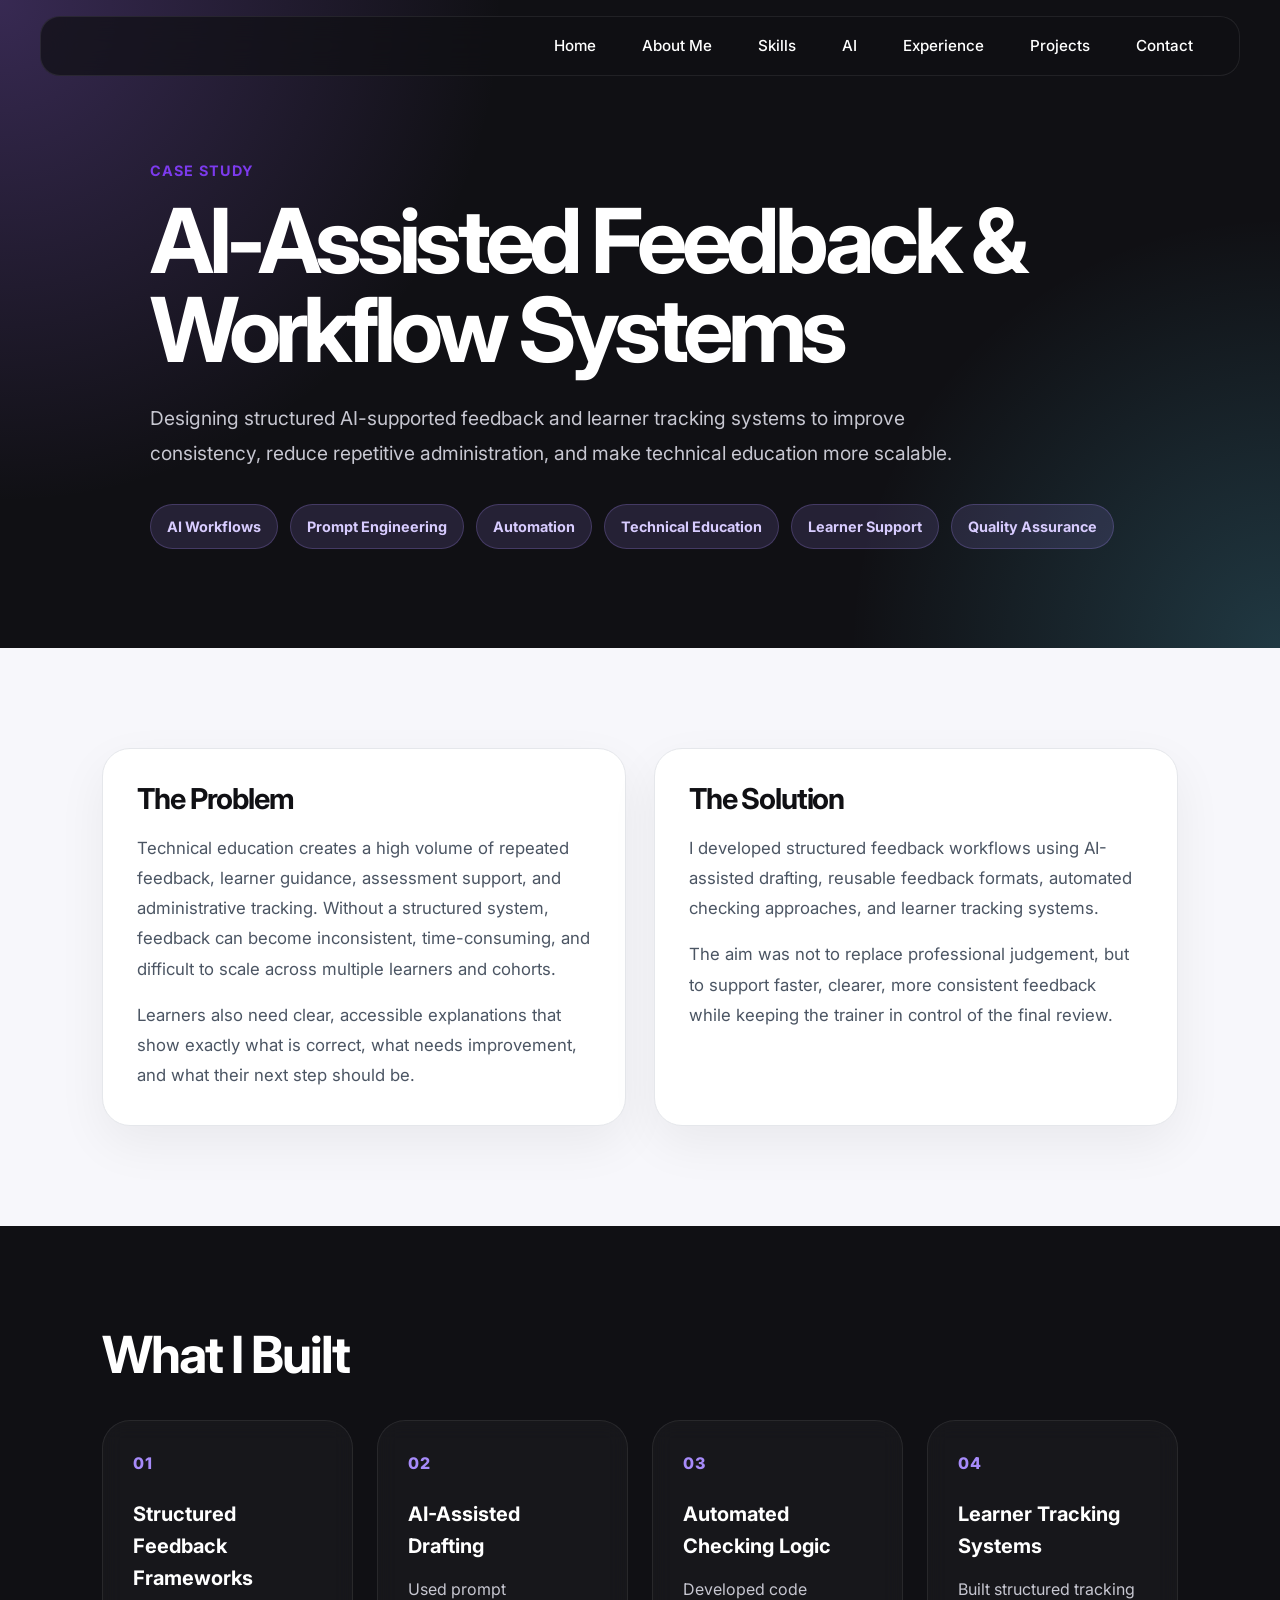
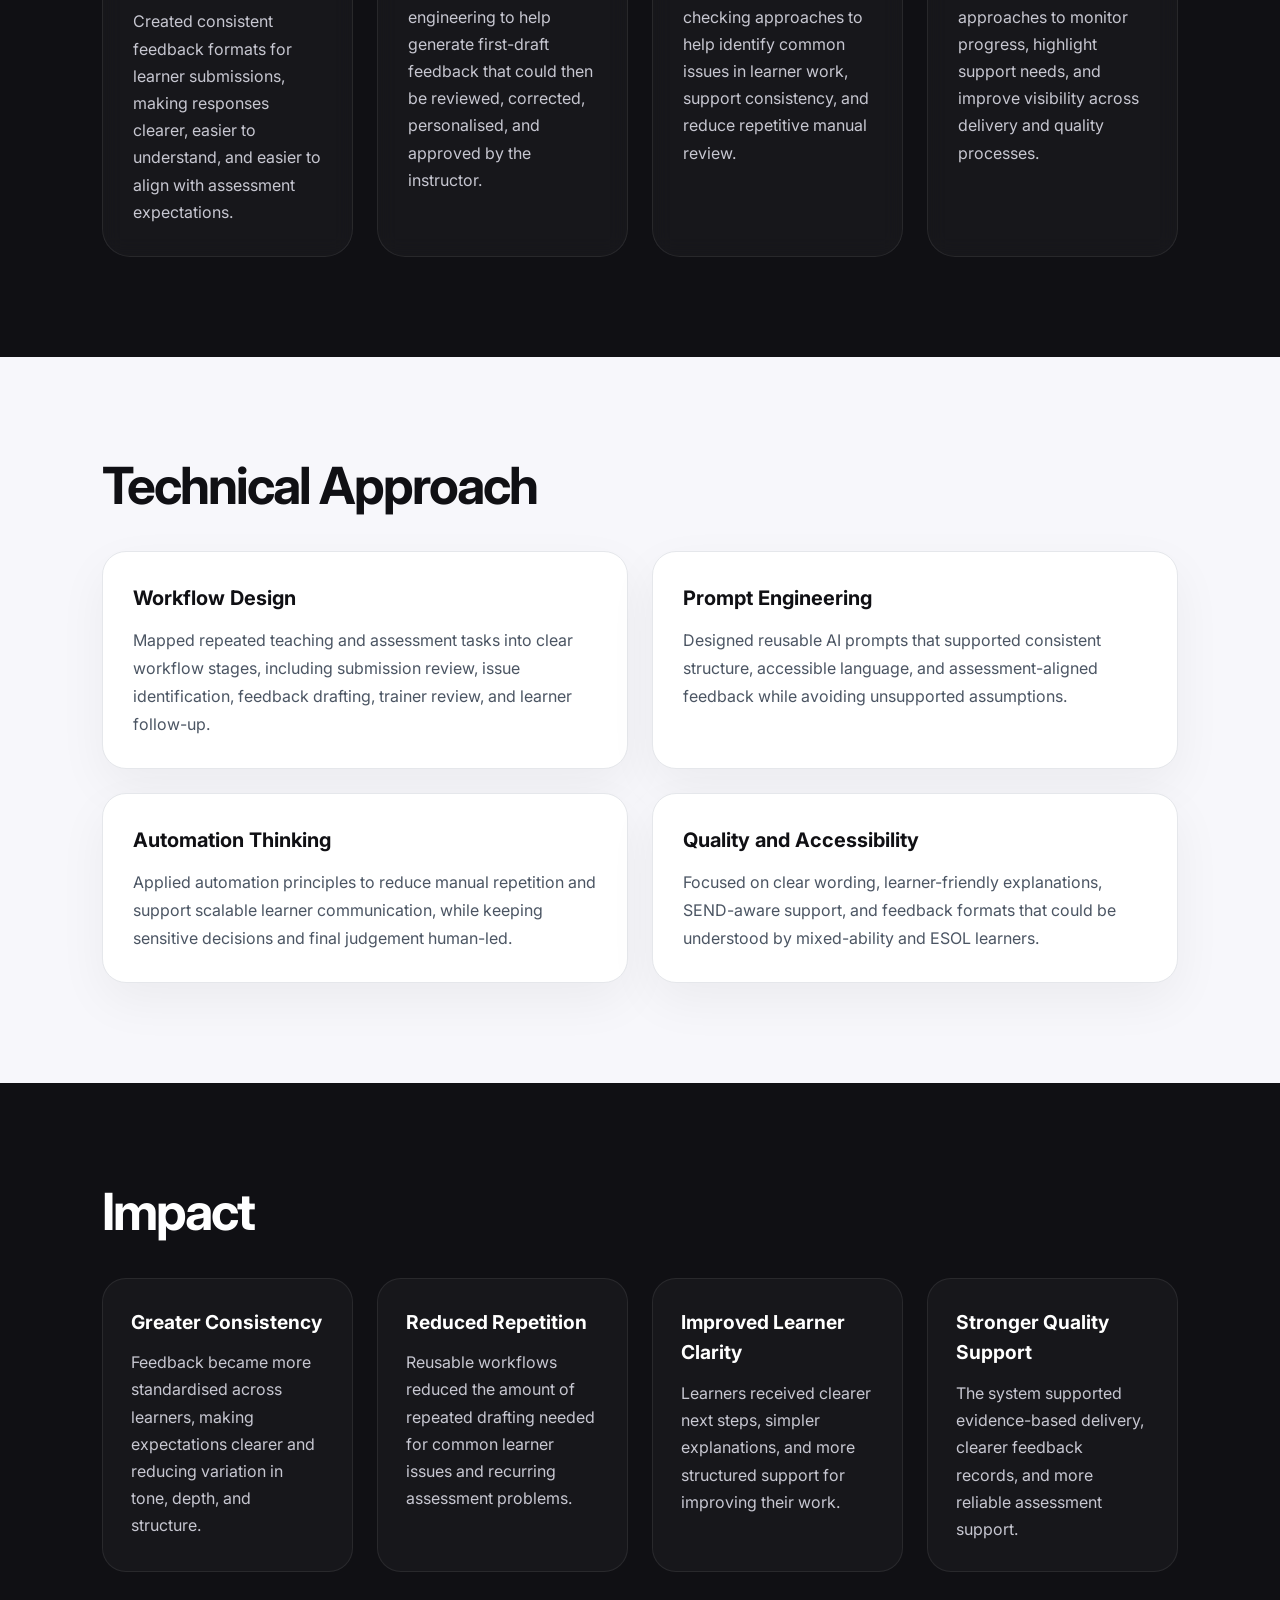
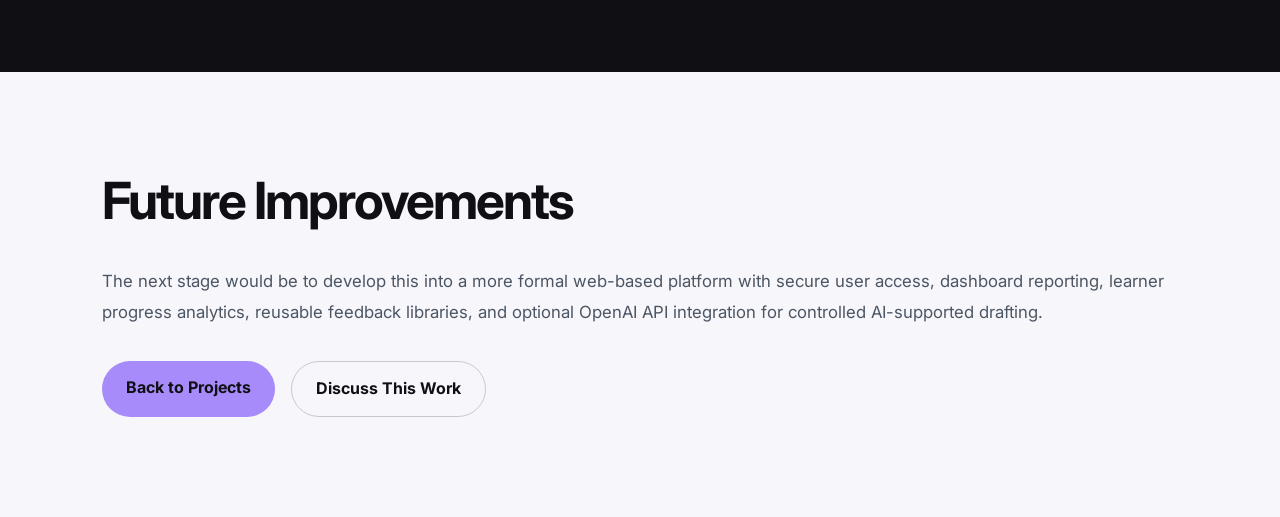
<file: ai-feedback-case-study.html>
<!DOCTYPE html>
<html lang="en">

<head>
    <meta charset="UTF-8">
    <meta name="viewport" content="width=device-width, initial-scale=1.0">
    <title>AI-Assisted Feedback Systems | Keira Jarvis</title>

    <link rel="stylesheet" href="navbar.css">
    <link rel="stylesheet" href="styles.css">
    <link rel="stylesheet" href="case-study.css">

    <link rel="stylesheet" href="https://cdnjs.cloudflare.com/ajax/libs/font-awesome/6.0.0-beta3/css/all.min.css">

    <link rel="preconnect" href="https://fonts.googleapis.com">
    <link rel="preconnect" href="https://fonts.gstatic.com" crossorigin>
    <link href="https://fonts.googleapis.com/css2?family=Inter:wght@400;500;600;700;800&display=swap" rel="stylesheet">
</head>

<body>

    <nav>
        <div class="menu-container">
            <button class="menu-toggle" aria-label="Toggle navigation">
                <i class="fas fa-bars"></i>
            </button>

            <ul class="menu mobile-hidden">
                <li><a href="index.html#home">Home</a></li>
                <li><a href="index.html#about">About Me</a></li>
                <li><a href="index.html#skills">Skills</a></li>
                <li><a href="index.html#ai">AI</a></li>
                <li><a href="index.html#experience">Experience</a></li>
                <li><a href="index.html#projects">Projects</a></li>
                <li><a href="index.html#contact">Contact</a></li>
            </ul>
        </div>
    </nav>

    <main>

        <section class="case-study-hero">
            <div class="case-study-container">

                <p class="section-eyebrow">Case Study</p>

                <h1>AI-Assisted Feedback & Workflow Systems</h1>

                <p class="case-study-intro">
                    Designing structured AI-supported feedback and learner tracking systems to improve consistency, reduce repetitive administration, and make technical education more scalable.
                </p>

                <div class="case-study-tags">
                    <span>AI Workflows</span>
                    <span>Prompt Engineering</span>
                    <span>Automation</span>
                    <span>Technical Education</span>
                    <span>Learner Support</span>
                    <span>Quality Assurance</span>
                </div>

            </div>
        </section>

        <section class="case-study-section">
            <div class="case-study-container">

                <div class="case-study-grid">

                    <article class="case-study-card">
                        <h2>The Problem</h2>

                        <p>
                            Technical education creates a high volume of repeated feedback, learner guidance, assessment support, and administrative tracking. Without a structured system, feedback can become inconsistent, time-consuming, and difficult to scale across multiple learners and cohorts.
                        </p>

                        <p>
                            Learners also need clear, accessible explanations that show exactly what is correct, what needs improvement, and what their next step should be.
                        </p>
                    </article>

                    <article class="case-study-card">
                        <h2>The Solution</h2>

                        <p>
                            I developed structured feedback workflows using AI-assisted drafting, reusable feedback formats, automated checking approaches, and learner tracking systems.
                        </p>

                        <p>
                            The aim was not to replace professional judgement, but to support faster, clearer, more consistent feedback while keeping the trainer in control of the final review.
                        </p>
                    </article>

                </div>

            </div>
        </section>

        <section class="case-study-section dark">
            <div class="case-study-container">

                <h2>What I Built</h2>

                <div class="case-study-feature-grid">

                    <article class="case-study-feature">
                        <span>01</span>
                        <h3>Structured Feedback Frameworks</h3>
                        <p>
                            Created consistent feedback formats for learner submissions, making responses clearer, easier to understand, and easier to align with assessment expectations.
                        </p>
                    </article>

                    <article class="case-study-feature">
                        <span>02</span>
                        <h3>AI-Assisted Drafting</h3>
                        <p>
                            Used prompt engineering to help generate first-draft feedback that could then be reviewed, corrected, personalised, and approved by the instructor.
                        </p>
                    </article>

                    <article class="case-study-feature">
                        <span>03</span>
                        <h3>Automated Checking Logic</h3>
                        <p>
                            Developed code checking approaches to help identify common issues in learner work, support consistency, and reduce repetitive manual review.
                        </p>
                    </article>

                    <article class="case-study-feature">
                        <span>04</span>
                        <h3>Learner Tracking Systems</h3>
                        <p>
                            Built structured tracking approaches to monitor progress, highlight support needs, and improve visibility across delivery and quality processes.
                        </p>
                    </article>

                </div>

            </div>
        </section>

        <section class="case-study-section">
            <div class="case-study-container">

                <h2>Technical Approach</h2>

                <div class="case-study-list">

                    <div>
                        <h3>Workflow Design</h3>
                        <p>
                            Mapped repeated teaching and assessment tasks into clear workflow stages, including submission review, issue identification, feedback drafting, trainer review, and learner follow-up.
                        </p>
                    </div>

                    <div>
                        <h3>Prompt Engineering</h3>
                        <p>
                            Designed reusable AI prompts that supported consistent structure, accessible language, and assessment-aligned feedback while avoiding unsupported assumptions.
                        </p>
                    </div>

                    <div>
                        <h3>Automation Thinking</h3>
                        <p>
                            Applied automation principles to reduce manual repetition and support scalable learner communication, while keeping sensitive decisions and final judgement human-led.
                        </p>
                    </div>

                    <div>
                        <h3>Quality and Accessibility</h3>
                        <p>
                            Focused on clear wording, learner-friendly explanations, SEND-aware support, and feedback formats that could be understood by mixed-ability and ESOL learners.
                        </p>
                    </div>

                </div>

            </div>
        </section>

        <section class="case-study-section dark">
            <div class="case-study-container">

                <h2>Impact</h2>

                <div class="impact-grid">

                    <article>
                        <h3>Greater Consistency</h3>
                        <p>
                            Feedback became more standardised across learners, making expectations clearer and reducing variation in tone, depth, and structure.
                        </p>
                    </article>

                    <article>
                        <h3>Reduced Repetition</h3>
                        <p>
                            Reusable workflows reduced the amount of repeated drafting needed for common learner issues and recurring assessment problems.
                        </p>
                    </article>

                    <article>
                        <h3>Improved Learner Clarity</h3>
                        <p>
                            Learners received clearer next steps, simpler explanations, and more structured support for improving their work.
                        </p>
                    </article>

                    <article>
                        <h3>Stronger Quality Support</h3>
                        <p>
                            The system supported evidence-based delivery, clearer feedback records, and more reliable assessment support.
                        </p>
                    </article>

                </div>

            </div>
        </section>

        <section class="case-study-section">
            <div class="case-study-container">

                <h2>Future Improvements</h2>

                <p class="case-study-wide-text">
                    The next stage would be to develop this into a more formal web-based platform with secure user access, dashboard reporting, learner progress analytics, reusable feedback libraries, and optional OpenAI API integration for controlled AI-supported drafting.
                </p>

                <div class="case-study-actions">
                    <a href="index.html#projects" class="btn btn-primary">Back to Projects</a>
                    <a href="index.html#contact" class="btn btn-secondary dark-button">Discuss This Work</a>
                </div>

            </div>
        </section>

    </main>

    <script src="main.js" defer></script>

</body>

</html>
</file>
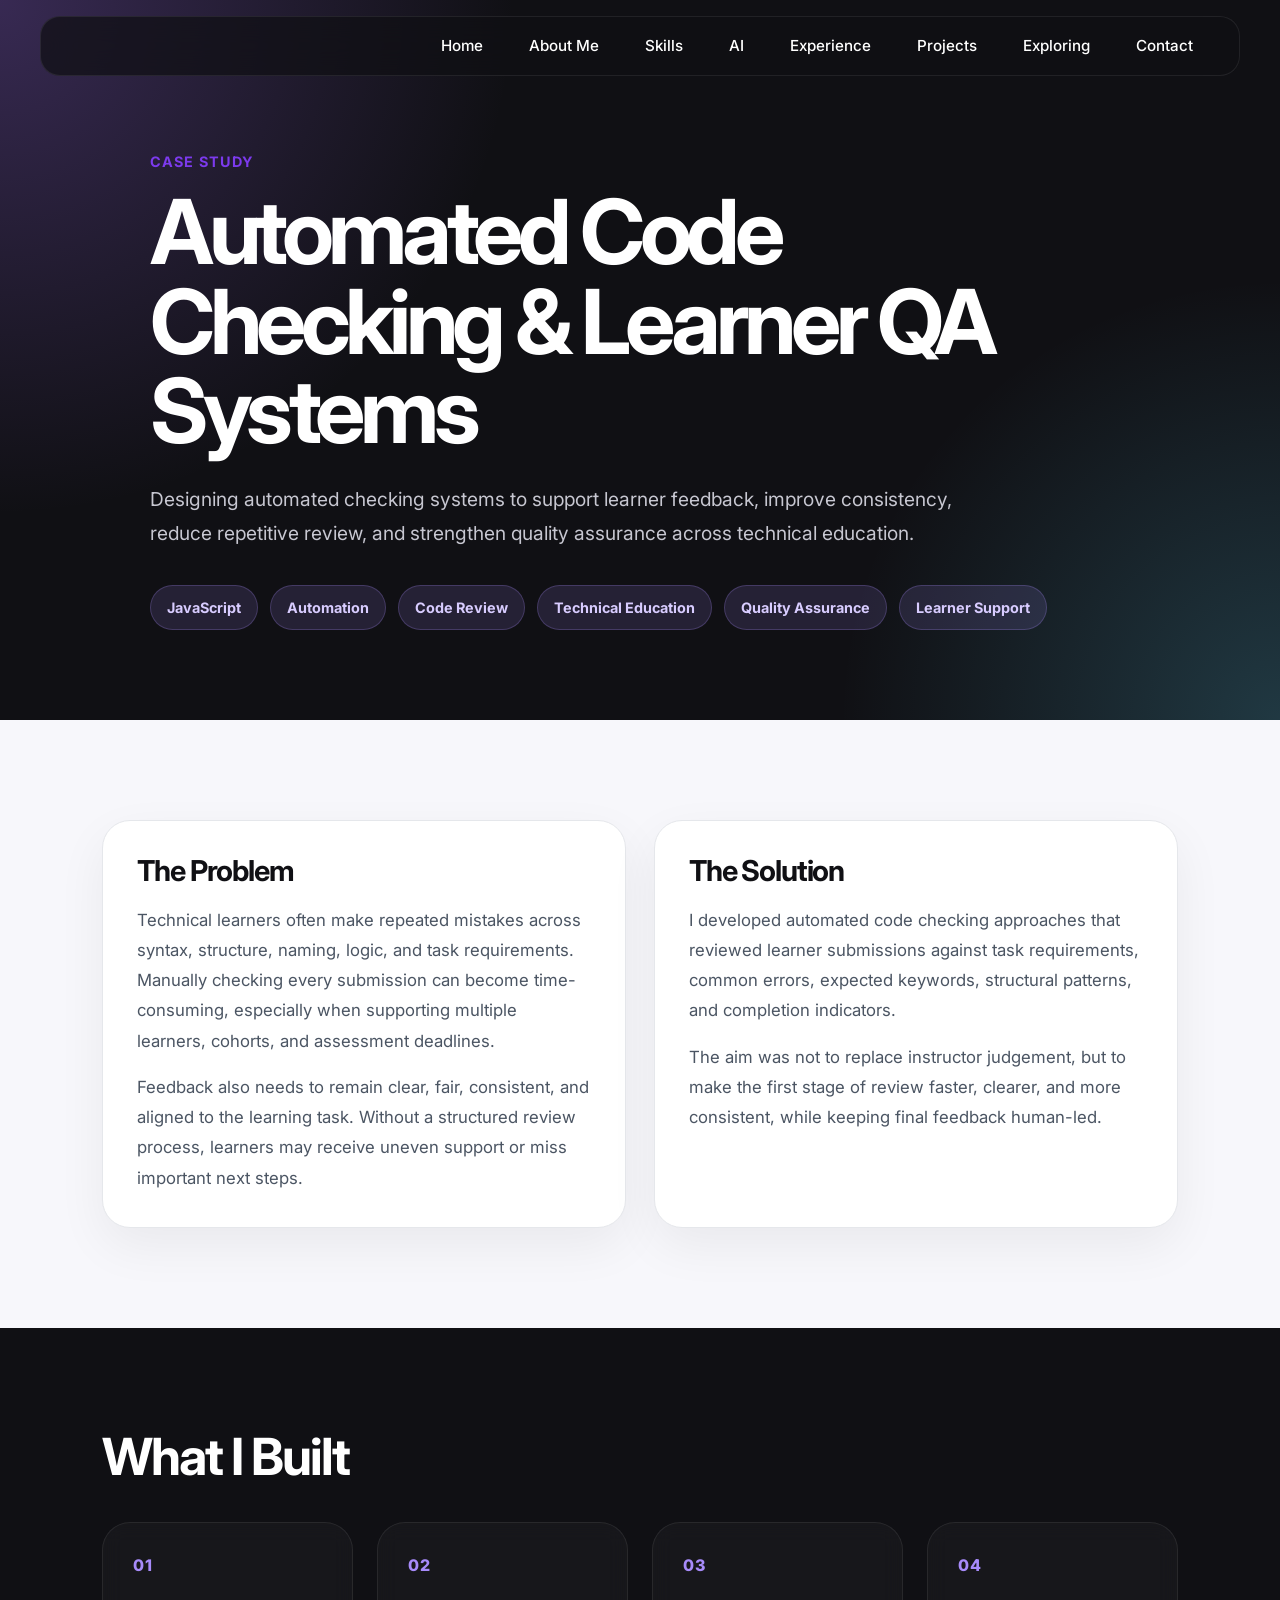
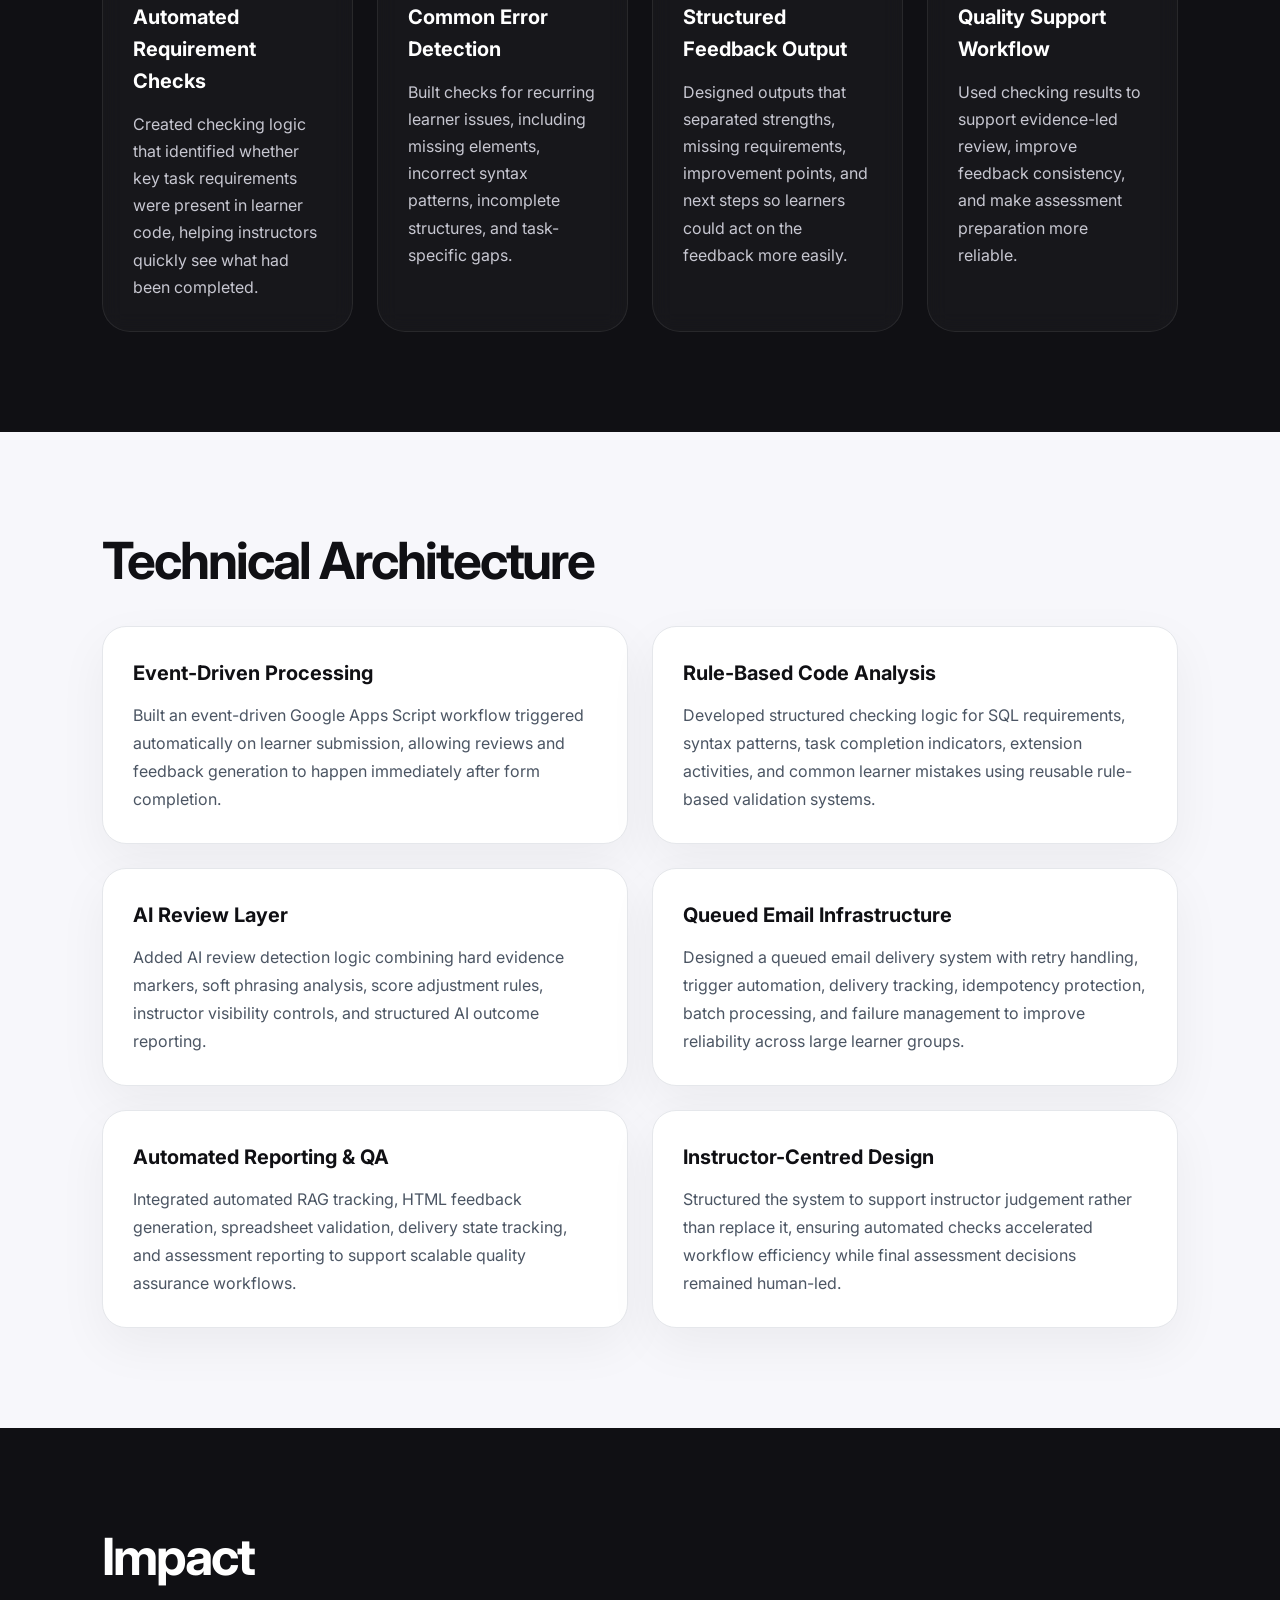
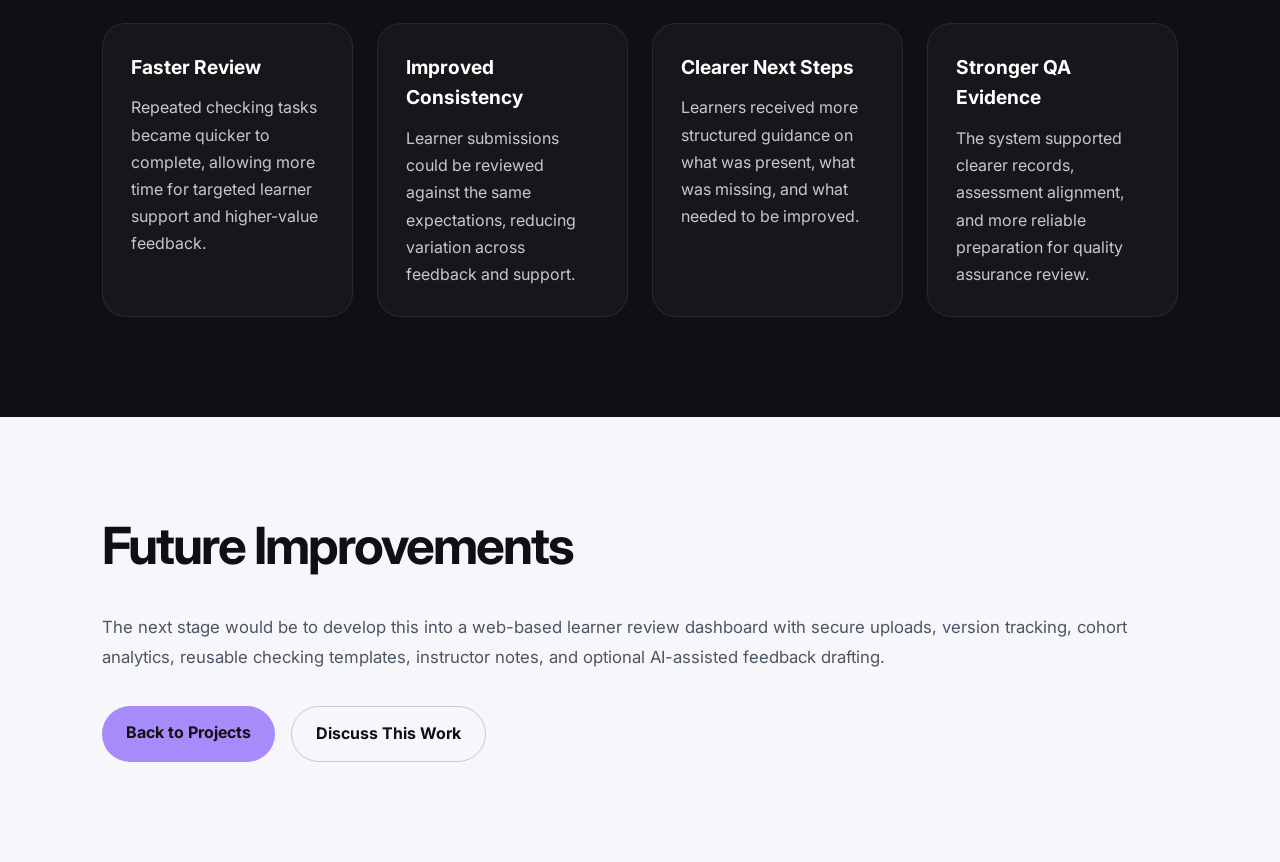
<file: code-checking-case-study.html>
<!DOCTYPE html>
<html lang="en">

<head>
    <meta charset="UTF-8">
    <meta name="viewport" content="width=device-width, initial-scale=1.0">
    <title>Automated Code Checking Systems | Keira Jarvis</title>

    <link rel="stylesheet" href="navbar.css">
    <link rel="stylesheet" href="styles.css">
    <link rel="stylesheet" href="case-study.css">

    <link rel="stylesheet" href="https://cdnjs.cloudflare.com/ajax/libs/font-awesome/6.0.0-beta3/css/all.min.css">

    <link rel="preconnect" href="https://fonts.googleapis.com">
    <link rel="preconnect" href="https://fonts.gstatic.com" crossorigin>
    <link href="https://fonts.googleapis.com/css2?family=Inter:wght@400;500;600;700;800&display=swap" rel="stylesheet">
</head>

<body>

    <nav>
        <div class="menu-container">
            <button class="menu-toggle" aria-label="Toggle navigation">
                <i class="fas fa-bars"></i>
            </button>

            <ul class="menu mobile-hidden">
                <li><a href="index.html#home">Home</a></li>
                <li><a href="index.html#about">About Me</a></li>
                <li><a href="index.html#skills">Skills</a></li>
                <li><a href="index.html#ai">AI</a></li>
                <li><a href="index.html#experience">Experience</a></li>
                <li><a href="index.html#projects">Projects</a></li>
                <li><a href="index.html#exploring">Exploring</a></li>
                <li><a href="index.html#contact">Contact</a></li>
            </ul>
        </div>
    </nav>

    <main>

        <section class="case-study-hero">
            <div class="case-study-container">

                <p class="section-eyebrow">Case Study</p>

                <h1>Automated Code Checking & Learner QA Systems</h1>

                <p class="case-study-intro">
                    Designing automated checking systems to support learner feedback, improve consistency, reduce repetitive review, and strengthen quality assurance across technical education.
                </p>

                <div class="case-study-tags">
                    <span>JavaScript</span>
                    <span>Automation</span>
                    <span>Code Review</span>
                    <span>Technical Education</span>
                    <span>Quality Assurance</span>
                    <span>Learner Support</span>
                </div>

            </div>
        </section>


        <section class="case-study-section">
            <div class="case-study-container">

                <div class="case-study-grid">

                    <article class="case-study-card">
                        <h2>The Problem</h2>

                        <p>
                            Technical learners often make repeated mistakes across syntax, structure, naming, logic, and task requirements. Manually checking every submission can become time-consuming, especially when supporting multiple learners, cohorts, and assessment deadlines.
                        </p>

                        <p>
                            Feedback also needs to remain clear, fair, consistent, and aligned to the learning task. Without a structured review process, learners may receive uneven support or miss important next steps.
                        </p>
                    </article>

                    <article class="case-study-card">
                        <h2>The Solution</h2>

                        <p>
                            I developed automated code checking approaches that reviewed learner submissions against task requirements, common errors, expected keywords, structural patterns, and completion indicators.
                        </p>

                        <p>
                            The aim was not to replace instructor judgement, but to make the first stage of review faster, clearer, and more consistent, while keeping final feedback human-led.
                        </p>
                    </article>

                </div>

            </div>
        </section>


        <section class="case-study-section dark">
            <div class="case-study-container">

                <h2>What I Built</h2>

                <div class="case-study-feature-grid">

                    <article class="case-study-feature">
                        <span>01</span>
                        <h3>Automated Requirement Checks</h3>
                        <p>
                            Created checking logic that identified whether key task requirements were present in learner code, helping instructors quickly see what had been completed.
                        </p>
                    </article>

                    <article class="case-study-feature">
                        <span>02</span>
                        <h3>Common Error Detection</h3>
                        <p>
                            Built checks for recurring learner issues, including missing elements, incorrect syntax patterns, incomplete structures, and task-specific gaps.
                        </p>
                    </article>

                    <article class="case-study-feature">
                        <span>03</span>
                        <h3>Structured Feedback Output</h3>
                        <p>
                            Designed outputs that separated strengths, missing requirements, improvement points, and next steps so learners could act on the feedback more easily.
                        </p>
                    </article>

                    <article class="case-study-feature">
                        <span>04</span>
                        <h3>Quality Support Workflow</h3>
                        <p>
                            Used checking results to support evidence-led review, improve feedback consistency, and make assessment preparation more reliable.
                        </p>
                    </article>

                </div>

            </div>
        </section>


        <section class="case-study-section">
            <div class="case-study-container">

                <h2>Technical Architecture</h2>

                <div class="case-study-list">

                    <div>
                        <h3>Event-Driven Processing</h3>

                        <p>
                            Built an event-driven Google Apps Script workflow triggered automatically on learner submission, allowing reviews and feedback generation to happen immediately after form completion.
                        </p>
                    </div>

                    <div>
                        <h3>Rule-Based Code Analysis</h3>

                        <p>
                            Developed structured checking logic for SQL requirements, syntax patterns, task completion indicators, extension activities, and common learner mistakes using reusable rule-based validation systems.
                        </p>
                    </div>

                    <div>
                        <h3>AI Review Layer</h3>

                        <p>
                            Added AI review detection logic combining hard evidence markers, soft phrasing analysis, score adjustment rules, instructor visibility controls, and structured AI outcome reporting.
                        </p>
                    </div>

                    <div>
                        <h3>Queued Email Infrastructure</h3>

                        <p>
                            Designed a queued email delivery system with retry handling, trigger automation, delivery tracking, idempotency protection, batch processing, and failure management to improve reliability across large learner groups.
                        </p>
                    </div>

                    <div>
                        <h3>Automated Reporting & QA</h3>

                        <p>
                            Integrated automated RAG tracking, HTML feedback generation, spreadsheet validation, delivery state tracking, and assessment reporting to support scalable quality assurance workflows.
                        </p>
                    </div>

                    <div>
                        <h3>Instructor-Centred Design</h3>

                        <p>
                            Structured the system to support instructor judgement rather than replace it, ensuring automated checks accelerated workflow efficiency while final assessment decisions remained human-led.
                        </p>
                    </div>

                </div>

            </div>
        </section>


        <section class="case-study-section dark">
            <div class="case-study-container">

                <h2>Impact</h2>

                <div class="impact-grid">

                    <article>
                        <h3>Faster Review</h3>
                        <p>
                            Repeated checking tasks became quicker to complete, allowing more time for targeted learner support and higher-value feedback.
                        </p>
                    </article>

                    <article>
                        <h3>Improved Consistency</h3>
                        <p>
                            Learner submissions could be reviewed against the same expectations, reducing variation across feedback and support.
                        </p>
                    </article>

                    <article>
                        <h3>Clearer Next Steps</h3>
                        <p>
                            Learners received more structured guidance on what was present, what was missing, and what needed to be improved.
                        </p>
                    </article>

                    <article>
                        <h3>Stronger QA Evidence</h3>
                        <p>
                            The system supported clearer records, assessment alignment, and more reliable preparation for quality assurance review.
                        </p>
                    </article>

                </div>

            </div>
        </section>


        <section class="case-study-section">
            <div class="case-study-container">

                <h2>Future Improvements</h2>

                <p class="case-study-wide-text">
                    The next stage would be to develop this into a web-based learner review dashboard with secure uploads, version tracking, cohort analytics, reusable checking templates, instructor notes, and optional AI-assisted feedback drafting.
                </p>

                <div class="case-study-actions">
                    <a href="index.html#projects" class="btn btn-primary">Back to Projects</a>
                    <a href="index.html#contact" class="btn btn-secondary dark-button">Discuss This Work</a>
                </div>

            </div>
        </section>

    </main>

    <script src="main.js" defer></script>

</body>

</html>
</file>
<file: navbar.css>
/* ============================================= */
/* ================= RESET ===================== */
/* ============================================= */

* {
    margin: 0;
    padding: 0;
    box-sizing: border-box;
}

html {
    scroll-behavior: smooth;
}

body {
    margin: 0;
    overflow-x: hidden;
    font-family: 'Inter', sans-serif;
    color: #333;
    line-height: 1.6;
}


/* ============================================= */
/* ================= NAVBAR ==================== */
/* ============================================= */

nav {
    position: fixed;
    top: 16px;
    left: 50%;
    transform: translateX(-50%);
    width: calc(100% - 48px);
    max-width: 1200px;
    padding: 16px 28px;

    display: flex;
    align-items: center;
    justify-content: flex-end;

    border-radius: 20px;

    background: rgba(16, 16, 20, 0.72);
    backdrop-filter: blur(18px);

    border: 1px solid rgba(255, 255, 255, 0.08);

    z-index: 1000;
}

.menu-container {
    width: 100%;
}

nav ul {
    list-style: none;

    display: flex;
    justify-content: flex-end;
    align-items: center;
    gap: 10px;
}

nav ul li a {
    padding: 10px 18px;

    color: #ffffff;
    text-decoration: none;
    font-size: 0.95rem;
    font-weight: 500;

    border-radius: 999px;

    transition:
        background-color 0.25s ease,
        color 0.25s ease;
}

nav ul li a:hover {
    background: rgba(255, 255, 255, 0.08);
    color: #c4b5fd;
}


/* ============================================= */
/* ============== MOBILE MENU ================== */
/* ============================================= */

.menu-toggle {
    display: none;

    background: rgba(255, 255, 255, 0.08);
    border: none;

    color: #ffffff;
    font-size: 1.4rem;

    padding: 10px 14px;

    border-radius: 12px;

    cursor: pointer;
}

.menu-toggle i {
    pointer-events: none;
}

/* ============================================= */
/* ========== ACTIVE NAVIGATION LINK =========== */
/* ============================================= */

.menu a.active-link {
    color: #c4b5fd;
}

.menu a.active-link::after {
    width: 100%;
    opacity: 1;
}


/* ============================================= */
/* ============== RESPONSIVE =================== */
/* ============================================= */

@media (max-width: 768px) {

    nav {
        width: calc(100% - 24px);
        padding: 14px 18px;
    }

    .menu-toggle {
        display: block;
    }

    nav ul {
        display: none;
    }

    nav ul.active {
        position: absolute;
        top: 70px;
        left: 0;

        width: 100%;

        display: flex;
        flex-direction: column;
        gap: 12px;

        padding: 20px;

        border-radius: 20px;

        background: rgba(16, 16, 20, 0.96);

        border: 1px solid rgba(255, 255, 255, 0.08);
    }

    nav ul.active li {
        width: 100%;
    }

    nav ul.active li a {
        width: 100%;
        display: block;
        text-align: center;
    }
}
</file>
<file: styles.css>
/* ============================================= */
/* =============== GLOBAL BASE ================= */
/* ============================================= */

body {
    max-width: 100%;
    overflow-x: hidden;
}

img,
video {
    max-width: 100%;
    height: auto;
}


/* ============================================= */
/* ============== SHARED LAYOUT ================ */
/* ============================================= */

.section-container {
    max-width: 1200px;
    margin: 0 auto;
}

.section-eyebrow {
    margin-bottom: 14px;
    color: #7c3aed;
    font-size: 0.9rem;
    font-weight: 700;
    letter-spacing: 0.08em;
    text-transform: uppercase;
}

.btn {
    display: inline-block;
    padding: 14px 24px;
    border-radius: 999px;
    font-weight: 700;
    text-decoration: none;
    transition:
        transform 0.2s ease,
        background-color 0.2s ease,
        border-color 0.2s ease;
}

.btn:hover {
    transform: translateY(-2px);
}

.btn-primary {
    background: #a78bfa;
    color: #101014;
}

.btn-primary:hover {
    background: #c4b5fd;
}

.btn-secondary {
    border: 1px solid rgba(255, 255, 255, 0.25);
    color: #ffffff;
}

.btn-secondary:hover {
    border-color: #a78bfa;
    background: rgba(167, 139, 250, 0.12);
}


/* ============================================= */
/* =============== HERO SECTION ================ */
/* ============================================= */

.hero {
    min-height: 100vh;
    padding: 120px 8% 80px;

    display: flex;
    align-items: center;

    background:
        radial-gradient(circle at top left, rgba(126, 87, 194, 0.35), transparent 35%),
        radial-gradient(circle at bottom right, rgba(97, 218, 251, 0.22), transparent 30%),
        #101014;

    color: #ffffff;
}

.hero-content {
    width: 100%;
    max-width: 1200px;
    margin: 0 auto;

    display: grid;
    grid-template-columns: 1.3fr 0.7fr;
    align-items: center;
    gap: 60px;
}

.hero-eyebrow {
    margin-bottom: 18px;

    color: #a78bfa;

    font-size: 0.95rem;
    font-weight: 700;
    letter-spacing: 0.08em;
    text-transform: uppercase;
}

.hero h1 {
    margin-bottom: 12px;

    font-size: clamp(3rem, 7vw, 5.8rem);
    line-height: 1;
    letter-spacing: -0.06em;
}

.hero h2 {
    margin-bottom: 24px;

    color: #d8d8e2;

    font-size: clamp(1.5rem, 3vw, 2.4rem);
    font-weight: 500;
}

.hero-summary {
    max-width: 720px;
    margin-bottom: 36px;

    color: #c7c7d1;

    font-size: 1.2rem;
    line-height: 1.8;
}

.hero-actions {
    display: flex;
    flex-wrap: wrap;
    gap: 16px;
}

.hero-image-wrapper {
    justify-self: center;

    padding: 10px;

    border: 1px solid rgba(255, 255, 255, 0.16);
    border-radius: 50%;

    background: rgba(255, 255, 255, 0.06);

    box-shadow: 0 24px 80px rgba(0, 0, 0, 0.35);
}

.hero-image {
    width: min(320px, 70vw);
    aspect-ratio: 1;

    border-radius: 50%;

    object-fit: cover;
    display: block;
}


/* ============================================= */
/* =============== STATS SECTION =============== */
/* ============================================= */

.stats-section {
    padding: 28px 8% 56px;
    background: #101014;
}

.stats-grid {
    max-width: 1200px;
    margin: 0 auto;

    display: grid;
    grid-template-columns: repeat(4, 1fr);
    gap: 18px;
}

.stat-card {
    min-height: 150px;
    padding: 24px 20px;

    display: flex;
    flex-direction: column;
    justify-content: center;

    border-radius: 22px;

    background: rgba(255, 255, 255, 0.035);
    border: 1px solid rgba(255, 255, 255, 0.08);

    text-align: center;

    transition:
        transform 0.25s ease,
        border-color 0.25s ease,
        background-color 0.25s ease;
}

.stat-card:hover {
    transform: translateY(-4px);

    border-color: rgba(167, 139, 250, 0.35);
    background: rgba(167, 139, 250, 0.08);
}

.stat-card h3 {
    margin-bottom: 10px;

    color: #c4b5fd;

    font-size: clamp(1.65rem, 2.5vw, 2.45rem);
    line-height: 1.05;
    letter-spacing: -0.04em;
}

.stat-card p {
    max-width: 220px;
    margin: 0 auto;

    color: #c7c7d1;

    font-size: 0.95rem;
    line-height: 1.45;
}


/* ============================================= */
/* =============== ABOUT SECTION =============== */
/* ============================================= */

.about-section {
    padding: 100px 8%;

    background: #f7f7fb;
    color: #101014;
}

.about-section h2 {
    max-width: 820px;
    margin-bottom: 24px;

    font-size: clamp(2rem, 4vw, 3.4rem);
    line-height: 1.1;
    letter-spacing: -0.04em;
}

.about-lead {
    max-width: 850px;
    margin-bottom: 48px;

    color: #4b5563;

    font-size: 1.15rem;
    line-height: 1.8;
}

.about-grid {
    display: grid;
    grid-template-columns: repeat(3, 1fr);
    gap: 24px;
}

.about-card {
    padding: 28px;

    border: 1px solid #e5e7eb;
    border-radius: 24px;

    background: #ffffff;

    box-shadow: 0 18px 50px rgba(16, 16, 20, 0.06);
}

.about-card h3 {
    margin-bottom: 12px;
    font-size: 1.3rem;
}

.about-card p {
    color: #4b5563;
    line-height: 1.7;
}


/* ============================================= */
/* =============== SKILLS SECTION ============== */
/* ============================================= */

.skills-section {
    padding: 100px 8%;

    background: #101014;
    color: #ffffff;
}

.skills-section h2 {
    max-width: 760px;
    margin-bottom: 50px;

    font-size: clamp(2rem, 4vw, 3.2rem);
    line-height: 1.1;
    letter-spacing: -0.04em;
}

.skills-grid {
    display: grid;
    grid-template-columns: repeat(3, 1fr);
    gap: 24px;
}

.skills-panel {
    padding: 32px;

    border: 1px solid rgba(255, 255, 255, 0.08);
    border-radius: 28px;

    background: rgba(255, 255, 255, 0.03);

    backdrop-filter: blur(10px);
}

.skills-panel h3 {
    margin-bottom: 24px;

    color: #ffffff;

    font-size: 1.35rem;
}

.skill-tags {
    display: flex;
    flex-wrap: wrap;
    gap: 12px;
}

.skill-tags span {
    padding: 10px 16px;

    border-radius: 999px;

    background: rgba(167, 139, 250, 0.12);
    border: 1px solid rgba(167, 139, 250, 0.18);

    color: #d8ccff;

    font-size: 0.95rem;
}


/* ============================================= */
/* ============= AI CONTRIBUTIONS ============== */
/* ============================================= */

.ai-section {
    padding: 100px 8%;

    background: #f7f7fb;
    color: #101014;
}

.ai-section h2 {
    max-width: 880px;
    margin-bottom: 50px;

    font-size: clamp(2rem, 4vw, 3.2rem);
    line-height: 1.1;
    letter-spacing: -0.04em;
}

.ai-grid {
    display: grid;
    grid-template-columns: repeat(4, 1fr);
    gap: 24px;
}

.ai-card {
    padding: 30px;

    border-radius: 28px;

    background: #ffffff;
    border: 1px solid #e5e7eb;

    box-shadow: 0 18px 50px rgba(16, 16, 20, 0.06);
}

.ai-card span {
    display: inline-block;

    margin-bottom: 22px;

    color: #7c3aed;

    font-weight: 800;
    letter-spacing: 0.08em;
}

.ai-card h3 {
    margin-bottom: 14px;
    font-size: 1.25rem;
}

.ai-card p {
    color: #4b5563;
    line-height: 1.7;
}


/* ============================================= */
/* ========== CURRENTLY EXPLORING ============== */
/* ============================================= */

.exploring-section {
    padding: 100px 8%;

    background: #f7f7fb;
    color: #101014;
}

.exploring-section h2 {
    max-width: 900px;
    margin-bottom: 24px;

    font-size: clamp(2rem, 4vw, 3.2rem);
    line-height: 1.1;
    letter-spacing: -0.04em;
}

.exploring-lead {
    max-width: 860px;
    margin-bottom: 50px;

    color: #4b5563;

    font-size: 1.1rem;
    line-height: 1.8;
}

.exploring-grid {
    display: grid;
    grid-template-columns: repeat(4, 1fr);
    gap: 24px;
}

.exploring-card {
    padding: 30px;

    border-radius: 28px;

    background: #ffffff;
    border: 1px solid #e5e7eb;

    box-shadow: 0 18px 50px rgba(16, 16, 20, 0.06);

    transition:
        transform 0.25s ease,
        border-color 0.25s ease;
}

.exploring-card:hover {
    transform: translateY(-4px);
    border-color: rgba(167, 139, 250, 0.35);
}

.exploring-card h3 {
    margin-bottom: 14px;
    font-size: 1.25rem;
}

.exploring-card p {
    color: #4b5563;
    line-height: 1.75;
}


/* ============================================= */
/* ============== CONTACT SECTION ============== */
/* ============================================= */

.contact-section {
    padding: 110px 8%;

    background:
        radial-gradient(circle at top right, rgba(167, 139, 250, 0.18), transparent 32%),
        #f7f7fb;

    color: #101014;
}

.contact-layout {
    display: grid;
    grid-template-columns: 1fr 0.9fr;
    align-items: center;
    gap: 48px;
}

.contact-copy h2 {
    margin-bottom: 20px;

    font-size: clamp(2rem, 4vw, 3.2rem);
    line-height: 1.1;
    letter-spacing: -0.04em;
}

.contact-lead {
    max-width: 620px;
    margin-bottom: 28px;

    color: #4b5563;

    font-size: 1.08rem;
    line-height: 1.8;
}

.contact-links {
    display: flex;
    flex-wrap: wrap;
    gap: 12px;
}

.contact-links a {
    padding: 10px 16px;

    border-radius: 999px;

    background: #ffffff;
    border: 1px solid #e5e7eb;

    color: #4c1d95;

    text-decoration: none;
    font-weight: 700;
}

.modern-contact-form {
    padding: 32px;

    border-radius: 28px;

    background: #ffffff;
    border: 1px solid #e5e7eb;

    box-shadow: 0 24px 70px rgba(16, 16, 20, 0.1);
}

.modern-contact-form input,
.modern-contact-form textarea {
    width: 100%;

    margin-bottom: 14px;
    padding: 15px 16px;

    border: 1px solid #d1d5db;
    border-radius: 16px;

    background: #f9fafb;
    color: #101014;

    font-family: inherit;
    font-size: 1rem;

    outline: none;
}

.modern-contact-form textarea {
    min-height: 150px;
    resize: vertical;
}

.modern-contact-form input:focus,
.modern-contact-form textarea:focus {
    border-color: #a78bfa;
    background: #ffffff;
}

.modern-contact-form button {
    width: 100%;
    margin-top: 6px;
}


/* ============================================= */
/* ================= FOOTER ==================== */
/* ============================================= */

.footer {
    padding: 40px 24px;

    text-align: center;

    background: #101014;
    color: #8b8b95;

    border-top: 1px solid rgba(255, 255, 255, 0.06);
}


/* ============================================= */
/* ============ SCROLL REVEAL EFFECTS ========== */
/* ============================================= */

.reveal {
    opacity: 0;

    transform: translateY(40px);

    transition:
        opacity 0.8s ease,
        transform 0.8s ease;
}

.reveal.active {
    opacity: 1;
    transform: translateY(0);
}


/* ============================================= */
/* =============== MEDIA HANDLING ============== */
/* ============================================= */

.social-icons {
    position: fixed;
    top: 50%;
    left: 32px;
    transform: translateY(-50%);

    display: flex;
    flex-direction: column;
    gap: 16px;

    z-index: 900;
}

.social-icons a {
    width: 56px;
    height: 56px;

    display: grid;
    place-items: center;

    border-radius: 18px;

    background: rgba(16, 16, 20, 0.9);
    border: 1px solid rgba(167, 139, 250, 0.2);

    color: #ffffff;

    font-size: 1.7rem;
    text-decoration: none;

    box-shadow: 0 18px 50px rgba(16, 16, 20, 0.28);

    transition:
        transform 0.2s ease,
        border-color 0.2s ease,
        background-color 0.2s ease;
}

.social-icons a:hover {
    transform: translateY(-3px);

    background: rgba(167, 139, 250, 0.18);
    border-color: rgba(167, 139, 250, 0.5);
}


/* ============================================= */
/* ============================================= */
/* =============== RESPONSIVE CSS ============== */
/* ============================================= */
/* ============================================= */


/* ============================================= */
/* =============== HERO SECTION ================ */
/* ============================================= */

@media (max-width: 768px) {

    .hero {
        padding: 120px 24px 70px;
        text-align: center;
    }

    .hero-content {
        grid-template-columns: 1fr;
        gap: 40px;
    }

    .hero-text {
        order: 2;
    }

    .hero-image-wrapper {
        order: 1;
    }

    .hero-summary {
        margin-left: auto;
        margin-right: auto;
    }

    .hero-actions {
        justify-content: center;
    }
}


/* ============================================= */
/* =============== STATS SECTION =============== */
/* ============================================= */

@media (max-width: 900px) {

    .stats-grid {
        grid-template-columns: repeat(2, 1fr);
    }
}

@media (max-width: 600px) {

    .stats-section {
        padding: 24px 24px 60px;
    }

    .stats-grid {
        grid-template-columns: 1fr;
    }
}


/* ============================================= */
/* =============== ABOUT SECTION =============== */
/* ============================================= */

@media (max-width: 768px) {

    .about-section {
        padding: 80px 24px;
    }

    .about-grid {
        grid-template-columns: 1fr;
    }
}


/* ============================================= */
/* =============== SKILLS SECTION ============== */
/* ============================================= */

@media (max-width: 768px) {

    .skills-section {
        padding: 80px 24px;
    }

    .skills-grid {
        grid-template-columns: 1fr;
    }
}


/* ============================================= */
/* ============= AI CONTRIBUTIONS ============== */
/* ============================================= */

@media (max-width: 1000px) {

    .ai-grid {
        grid-template-columns: repeat(2, 1fr);
    }
}

@media (max-width: 768px) {

    .ai-section {
        padding: 80px 24px;
    }

    .ai-grid {
        grid-template-columns: 1fr;
    }
}


/* ============================================= */
/* ========== CURRENTLY EXPLORING ============== */
/* ============================================= */

@media (max-width: 1000px) {

    .exploring-grid {
        grid-template-columns: repeat(2, 1fr);
    }
}

@media (max-width: 768px) {

    .exploring-section {
        padding: 80px 24px;
    }

    .exploring-grid {
        grid-template-columns: 1fr;
    }
}


/* ============================================= */
/* ============== CONTACT SECTION ============== */
/* ============================================= */

@media (max-width: 900px) {

    .contact-layout {
        grid-template-columns: 1fr;
    }
}

@media (max-width: 768px) {

    .contact-section {
        padding: 80px 24px;
    }
}


/* ============================================= */
/* =============== MEDIA HANDLING ============== */
/* ============================================= */

@media (max-width: 768px) {

    .social-icons {
        display: none;
    }
}
</file>
<file: slider.css>
/* ============================================= */
/* ============== PROJECTS SECTION ============= */
/* ============================================= */

.projects-section {
    padding: 100px 8%;
    background: #101014;
    color: #ffffff;
}

.projects-section h2 {
    max-width: 980px;
    margin-bottom: 70px;
    font-size: clamp(2rem, 4vw, 3.2rem);
    line-height: 1.1;
    letter-spacing: -0.04em;
}


/* ============================================= */
/* ============ PROJECT CATEGORIES ============= */
/* ============================================= */

.projects-category {
    margin-top: 80px;
}

.projects-category:first-of-type {
    margin-top: 0;
}

.projects-category + .projects-category {
    margin-top: 90px;
}

.projects-category-header {
    max-width: 900px;
    margin-bottom: 34px;
}

.projects-category-header h3 {
    margin-bottom: 12px;
    color: #ffffff;
    font-size: clamp(1.8rem, 3vw, 2.6rem);
    line-height: 1.1;
    letter-spacing: -0.04em;
}

.projects-category-header p {
    max-width: 850px;
    color: #c7c7d1;
    font-size: 1.05rem;
    line-height: 1.75;
}


/* ============================================= */
/* ============== PROJECT GRID ================= */
/* ============================================= */

.modern-projects-grid {
    display: grid;
    grid-template-columns: repeat(2, 1fr);
    gap: 28px;
}

.projects-category .modern-projects-grid {
    margin-top: 8px;
}


/* ============================================= */
/* ============== PROJECT CARD ================= */
/* ============================================= */

.modern-project-card {
    position: relative;
    overflow: hidden;
    border-radius: 28px;
    background: rgba(255, 255, 255, 0.04);
    border: 1px solid rgba(255, 255, 255, 0.08);
    transition:
        transform 0.25s ease,
        border-color 0.25s ease;
}

.modern-project-card:hover {
    transform: translateY(-6px);
    border-color: rgba(167, 139, 250, 0.4);
}

.modern-project-card::after {
    content: "";
    position: absolute;
    inset: 0;
    background: linear-gradient(135deg, rgba(167, 139, 250, 0.08), transparent 45%);
    opacity: 0;
    transition: opacity 0.25s ease;
    pointer-events: none;
}

.modern-project-card:hover::after {
    opacity: 1;
}

.modern-project-card img {
    width: 100%;
    height: 260px;
    object-fit: cover;
    display: block;
}


/* ============================================= */
/* ============== PROJECT CONTENT ============== */
/* ============================================= */

.project-content {
    padding: 28px;
}

.project-content h3 {
    margin-bottom: 14px;
    font-size: 1.5rem;
}

.project-content p {
    margin-bottom: 24px;
    color: #c7c7d1;
    line-height: 1.7;
}

.project-content a,
.featured-project-content a {
    position: relative;
    z-index: 2;
    color: #c4b5fd;
    text-decoration: none;
    font-weight: 700;
    transition: color 0.2s ease;
}

.project-content a:hover,
.featured-project-content a:hover {
    color: #ffffff;
}


/* ============================================= */
/* ============== PROJECT TAGS ================= */
/* ============================================= */

.project-tags {
    display: flex;
    flex-wrap: wrap;
    gap: 10px;
    margin-bottom: 18px;
}

.project-tags span {
    padding: 8px 14px;
    border-radius: 999px;
    background: rgba(167, 139, 250, 0.12);
    border: 1px solid rgba(167, 139, 250, 0.2);
    color: #d8ccff;
    font-size: 0.85rem;
}


/* ============================================= */
/* ============== PROJECT META ================= */
/* ============================================= */

.project-meta {
    display: flex;
    flex-wrap: wrap;
    gap: 18px;
    margin-bottom: 22px;
}

.project-meta span {
    color: #8b8b95;
    font-size: 0.85rem;
    font-weight: 600;
}


/* ============================================= */
/* ============= FEATURED PROJECT ============== */
/* ============================================= */

.featured-project {
    grid-column: span 2;
    width: 100%;
    background:
        radial-gradient(circle at top right, rgba(167, 139, 250, 0.16), transparent 35%),
        rgba(255, 255, 255, 0.05);
    border: 1px solid rgba(167, 139, 250, 0.24);
}

.featured-project-layout {
    display: grid;
    grid-template-columns: 1.2fr 1fr;
    min-height: 100%;
}

.featured-project-image {
    position: relative;
    overflow: hidden;
}

.featured-project-image img {
    width: 100%;
    height: 100%;
    min-height: 100%;
    object-fit: cover;
    display: block;
}

.featured-badge {
    position: absolute;
    top: 20px;
    right: 20px;
    padding: 10px 16px;
    border-radius: 999px;
    background: #1f1830;
    border: 1px solid rgba(167, 139, 250, 0.4);
    box-shadow:
        0 10px 30px rgba(0, 0, 0, 0.35),
        0 0 0 1px rgba(255, 255, 255, 0.03);
    color: #d8ccff;
    font-size: 0.72rem;
    font-weight: 800;
    letter-spacing: 0.08em;
    z-index: 5;
}

.featured-project-content {
    display: flex;
    flex-direction: column;
    justify-content: center;
    padding: 42px;
}

.featured-project-content h3 {
    margin-bottom: 22px;
    font-size: 2.2rem;
    line-height: 1.05;
}

.featured-project-content p {
    max-width: 620px;
    margin-bottom: 30px;
    color: #c7c7d1;
    font-size: 1.05rem;
    line-height: 1.85;
}


/* ============================================= */
/* ========= FEATURED PROJECT STACK ============ */
/* ============================================= */

.featured-project-stack {
    display: flex;
    flex-direction: column;
    gap: 42px;
}

.featured-project-stack .featured-project {
    grid-column: auto;
}

.featured-project-stack .featured-project-layout {
    grid-template-columns: 1fr 1fr;
}

.featured-project-stack .featured-project-image img {
    height: 100%;
    min-height: 420px;
}


/* ============================================= */
/* ============ FEATURE HIGHLIGHTS ============= */
/* ============================================= */

.featured-highlights {
    display: flex;
    flex-direction: column;
    gap: 16px;
    margin-bottom: 34px;
}

.highlight-item {
    display: flex;
    flex-direction: column;
    padding: 16px 18px;
    border-radius: 18px;
    background: rgba(255, 255, 255, 0.03);
    border: 1px solid rgba(255, 255, 255, 0.06);
}

.highlight-item strong {
    margin-bottom: 6px;
    color: #ffffff;
    font-size: 0.95rem;
}

.highlight-item span {
    color: #b5b5c3;
    font-size: 0.9rem;
}


/* ============================================= */
/* ============ ADDITIONAL PROJECTS ============ */
/* ============================================= */

.additional-projects {
    margin-top: 80px;
    padding-top: 42px;
    border-top: 1px solid rgba(255, 255, 255, 0.08);
}

.additional-projects h3 {
    margin-bottom: 24px;
    font-size: 1.6rem;
}

.additional-projects-grid {
    display: grid;
    grid-template-columns: repeat(4, 1fr);
    gap: 18px;
}

.additional-project-card {
    display: block;
    min-height: 190px;
    padding: 24px;
    border-radius: 24px;
    background: rgba(255, 255, 255, 0.03);
    border: 1px solid rgba(255, 255, 255, 0.08);
    color: #ffffff;
    text-decoration: none;
    transition:
        transform 0.25s ease,
        border-color 0.25s ease,
        background-color 0.25s ease;
}

.additional-project-card:hover {
    transform: translateY(-4px);
    border-color: rgba(167, 139, 250, 0.4);
    background: rgba(167, 139, 250, 0.08);
}

.additional-project-card span {
    display: block;
    margin-bottom: 12px;
    color: #d8ccff;
    font-size: 1.1rem;
    font-weight: 800;
}

.additional-project-card p {
    color: #c7c7d1;
    font-size: 0.92rem;
    line-height: 1.65;
}


/* ============================================= */
/* ============== RESPONSIVE =================== */
/* ============================================= */

@media (max-width: 1100px) {

    .featured-project-layout,
    .featured-project-stack .featured-project-layout {
        grid-template-columns: 1fr;
    }

    .featured-project-image img,
    .featured-project-stack .featured-project-image img {
        height: 320px;
        min-height: 320px;
    }
}

@media (max-width: 1000px) {

    .additional-projects-grid {
        grid-template-columns: repeat(2, 1fr);
    }
}

@media (max-width: 900px) {

    .modern-projects-grid {
        grid-template-columns: 1fr;
    }

    .featured-project {
        grid-column: span 1;
    }

    .featured-project-content {
        padding: 30px;
    }

    .featured-project-content h3 {
        font-size: 1.8rem;
    }
}

@media (max-width: 768px) {

    .projects-section {
        padding: 80px 24px;
    }

    .projects-section h2 {
        margin-bottom: 50px;
    }

    .projects-category {
        margin-top: 60px;
    }

    .projects-category + .projects-category {
        margin-top: 70px;
    }

    .projects-category-header {
        margin-bottom: 26px;
    }

    .featured-project-stack {
        gap: 28px;
    }

    .modern-project-card img {
        height: 220px;
    }

    .featured-project-image img,
    .featured-project-stack .featured-project-image img {
        height: 260px;
        min-height: 260px;
    }
}

@media (max-width: 640px) {

    .additional-projects-grid {
        grid-template-columns: 1fr;
    }
}
</file>
<file: chatbot.css>
/* ============================================= */
/* ================= CHATBOT =================== */
/* ============================================= */

#chatbot {
    position: fixed;
    right: 24px;
    bottom: 24px;

    width: min(560px, calc(100vw - 32px));
    height: min(700px, calc(100vh - 80px));

    display: none;
    flex-direction: column;

    padding: 24px;

    border-radius: 28px;

    background: rgba(16, 16, 20, 0.96);
    backdrop-filter: blur(18px);

    border: 1px solid rgba(255, 255, 255, 0.1);

    box-shadow: 0 28px 90px rgba(0, 0, 0, 0.45);

    font-family: 'Inter', sans-serif;

    z-index: 9999;
}

#chatbot h2 {
    margin-bottom: 8px;
    padding-right: 42px;

    color: #ffffff;

    font-size: 1.35rem;
    line-height: 1.2;
}

#chatbot > p {
    margin-bottom: 18px;

    color: #c7c7d1;

    font-size: 0.95rem;
    line-height: 1.6;
}


/* ============================================= */
/* =============== CLOSE BUTTON ================ */
/* ============================================= */

#minimize-button {
    position: absolute;
    top: 18px;
    right: 18px;

    width: 36px;
    height: 36px;

    border: 1px solid rgba(255, 255, 255, 0.1);
    border-radius: 50%;

    background: rgba(255, 255, 255, 0.06);

    color: #ffffff;

    font-size: 1.2rem;
    line-height: 1;

    cursor: pointer;

    transition:
        background-color 0.2s ease,
        transform 0.2s ease;
}

#minimize-button:hover {
    background: rgba(167, 139, 250, 0.18);
    transform: rotate(90deg);
}


/* ============================================= */
/* ============== RESPONSE AREA ================ */
/* ============================================= */

#response {
    min-height: 190px;
    max-height: 240px;

    margin-bottom: 18px;
    padding: 18px;

    overflow-y: auto;
    overflow-x: hidden;

    border-radius: 22px;

    background: rgba(255, 255, 255, 0.04);

    border: 1px solid rgba(255, 255, 255, 0.08);

    color: #ffffff;

    font-size: 0.95rem;
    line-height: 1.7;

    scroll-behavior: smooth;

    display: none;
}

#response.active {
    display: block;
}

#response.contact-mode {
    min-height: 430px;
    max-height: 430px;
    overflow:hidden;
}

#response.contact-mode #email-form {
    height: 100%;
}

#response.contact-mode #email-form textarea {
    min-height: 170px;
}

#response.contact-mode p {
    margin-bottom: 18px;
}

.bot-message,
.user-message {
    width: fit-content;
    max-width: 100%;

    word-break: break-word;

    margin-bottom: 12px;
    padding: 12px 14px;

    border-radius: 18px;

    line-height: 1.5;
}

.bot-message {
    margin-right: auto;

    background: rgba(167, 139, 250, 0.14);

    border: 1px solid rgba(167, 139, 250, 0.22);

    color: #f5f3ff;
}

.user-message {
    margin-left: auto;

    background: rgba(255, 255, 255, 0.08);

    border: 1px solid rgba(255, 255, 255, 0.1);

    color: #ffffff;
}


/* ============================================= */
/* ============== OPTION BUTTONS =============== */
/* ============================================= */

#options {
    display: flex;
    flex-wrap: wrap;
    gap: 10px;
    margin-bottom: 16px;

}

#options button {
    flex: 1 1 calc(50% - 10px);
    max-width: calc(50% - 5px);

    min-height: 52px;
    padding: 10px 14px;

    border: 1px solid rgba(167, 139, 250, 0.18);
    border-radius: 999px;

    background: rgba(167, 139, 250, 0.1);
    color: #d8ccff;

    font-family: inherit;
    font-size: 0.9rem;
    font-weight: 650;

    white-space: normal;
    overflow-wrap: break-word;
    text-align: center;

    cursor: pointer;

    transition:
        background-color 0.2s ease,
        border-color 0.2s ease,
        transform 0.2s ease;
}

#options button:hover {
    transform: translateY(-2px);
    background: rgba(167, 139, 250, 0.18);
    border-color: rgba(167, 139, 250, 0.38);
}

#options button:last-child {
    flex: 1 1 100%;
    max-width: 100%;
}

#random-fact-button {
    width: 100%;

    margin-top: 14px;
    padding: 13px 18px;

    border: 1px solid rgba(167, 139, 250, 0.3);
    border-radius: 999px;

    background: rgba(167, 139, 250, 0.14);

    color: #d8ccff;

    font-family: inherit;
    font-size: 0.95rem;
    font-weight: 800;

    cursor: pointer;

    transition:
        background-color 0.2s ease,
        border-color 0.2s ease,
        transform 0.2s ease;
}

#random-fact-button:hover {
    transform: translateY(-2px);

    background: rgba(167, 139, 250, 0.22);

    border-color: rgba(167, 139, 250, 0.48);
}

/* ============================================= */
/* ================ INPUT AREA ================= */
/* ============================================= */

#input-container,
#hint {
    display: none;
}

#input-container {
    gap: 15px;
}

#input-container.show-input {
    display: flex;
}

#user-input {
    flex: 1;

    min-width: 0;

    padding: 13px 14px;

    border: 1px solid rgba(255, 255, 255, 0.1);
    border-radius: 999px;

    background: rgba(255, 255, 255, 0.06);

    color: #ffffff;

    font-family: inherit;
    font-size: 0.95rem;

    outline: none;
}

#user-input::placeholder {
    color: #8b8b95;
}

#user-input:focus {
    border-color: rgba(167, 139, 250, 0.6);
}

#submit-button {
    padding: 13px 18px;

    border: none;
    border-radius: 999px;

    background: #a78bfa;

    color: #101014;

    font-family: inherit;
    font-size: 0.95rem;
    font-weight: 800;

    cursor: pointer;

    transition:
        background-color 0.2s ease,
        transform 0.2s ease;
}

#submit-button:hover {
    transform: translateY(-2px);
    background: #c4b5fd;
}


/* ============================================= */
/* ================== HINT ===================== */
/* ============================================= */

#hint {
    margin-top: 14px;

    color: #8b8b95;

    font-size: 0.85rem;
    font-style: italic;
    text-align: center;
}


/* ============================================= */
/* ============== EMAIL FORM =================== */
/* ============================================= */

#email-form {
    display: flex;
    flex-direction: column;
    gap: 16px;
    width: 100%;
}

#email-form input,
#email-form textarea {
    width: 100%;

    padding: 13px 14px;

    border: 1px solid rgba(255, 255, 255, 0.1);
    border-radius: 16px;

    background: rgba(255, 255, 255, 0.06);

    color: #ffffff;

    font-family: inherit;
    font-size: 0.95rem;

    outline: none;
}

#email-form textarea {
    min-height: 110px;
    resize: vertical;
}

#email-form input::placeholder,
#email-form textarea::placeholder {
    color: #8b8b95;
}

#email-form input:focus,
#email-form textarea:focus {
    border-color: rgba(167, 139, 250, 0.6);
}

#email-form button {
    padding: 13px 18px;

    border: none;
    border-radius: 999px;

    background: #a78bfa;

    color: #101014;

    font-family: inherit;
    font-weight: 800;

    cursor: pointer;
}

#email-form button:hover {
    background: #c4b5fd;
}


/* ============================================= */
/* ============= OPEN CHAT BUTTON ============== */
/* ============================================= */

#open-chatbot {
    position: fixed;
    right: 15px;
    bottom: 24px;

    padding: 14px 20px;

    border: 1px solid rgba(167, 139, 250, 0.24);
    border-radius: 999px;

    background: rgba(16, 16, 20, 0.88);
    backdrop-filter: blur(14px);

    color: #ffffff;

    font-family: 'Inter', sans-serif;
    font-size: 0.95rem;
    font-weight: 700;

    cursor: pointer;

    box-shadow: 0 18px 60px rgba(0, 0, 0, 0.32);

    z-index: 9998;

    transition:
        transform 0.2s ease,
        border-color 0.2s ease,
        background-color 0.2s ease;
}

#open-chatbot:hover {
    transform: translateY(-3px);

    background: rgba(167, 139, 250, 0.18);

    border-color: rgba(167, 139, 250, 0.48);
}


/* ============================================= */
/* ============== RESPONSIVE =================== */
/* ============================================= */

@media (max-width: 768px) {

    #chatbot {
        right: 16px;
        bottom: 16px;

        width: calc(100vw - 32px);
        height: calc(100vh - 120px);

        padding: 20px;
    }

    #response {
        min-height: 240px;
        max-height: 240px;
    }

    #response.contact-mode {
        min-height: 360px;
        max-height: 360px;
    }

    #options {
        max-height: 260px;
    }

    #options button {
        flex: 1 1 100%;
        min-height: 46px;
    }

    #input-container {
        flex-direction: column;
    }

    #submit-button {
        width: 100%;
    }

    #open-chatbot {
        right: 16px;
        bottom: 16px;
    }
}

@media (max-width: 480px) {

    #chatbot {
        right: 0;
        bottom: 0;

        width: 100vw;
        height: 100vh;

        border-radius: 0;
    }

    #response {
        min-height: 240px;
        max-height: 240px;
    }

    #response.contact-mode {
        min-height: 420px;
        max-height: 420px;
    }

    #options {
        max-height: 340px;
    }

    #open-chatbot {
        right: 14px;
        bottom: 14px;

        padding: 12px 16px;

        font-size: 0.85rem;
    }
}
</file>
<file: experience.css>
/* ============================================= */
/* ========== PROFESSIONAL EXPERIENCE ========== */
/* ============================================= */

.experience-section {
    padding: 100px 8%;

    background: #101014;
    color: #ffffff;
}

.experience-section h2 {
    max-width: 900px;

    margin-bottom: 24px;

    font-size: clamp(2rem, 4vw, 3.2rem);

    line-height: 1.1;
    letter-spacing: -0.04em;
}

.experience-lead {
    max-width: 850px;

    margin-bottom: 60px;

    color: #c7c7d1;

    font-size: 1.1rem;
    line-height: 1.8;
}


/* ============================================= */
/* =============== TIMELINE ==================== */
/* ============================================= */

.experience-timeline {
    position: relative;

    display: flex;
    flex-direction: column;

    gap: 28px;
}

.experience-timeline::before {
    content: "";

    position: absolute;

    left: 160px;
    top: 0;
    bottom: 0;

    width: 1px;

    background: rgba(255, 255, 255, 0.08);
}


/* ============================================= */
/* ============ EXPERIENCE CARD ================ */
/* ============================================= */

.experience-card {
    position: relative;

    display: grid;
    grid-template-columns: 130px 1fr;

    gap: 40px;

    align-items: flex-start;
}

.experience-card::before {
    content: "";

    position: absolute;

    left: 154px;
    top: 10px;

    width: 14px;
    height: 14px;

    border-radius: 50%;

    background: #a78bfa;

    box-shadow: 0 0 0 6px rgba(167, 139, 250, 0.12);
}


/* ============================================= */
/* =============== DATE ======================== */
/* ============================================= */

.experience-date {
    padding-top: 2px;

    color: #a78bfa;

    font-size: 0.92rem;
    font-weight: 700;

    letter-spacing: 0.04em;
    text-transform: uppercase;
}


/* ============================================= */
/* ============== CONTENT ====================== */
/* ============================================= */

.experience-content {
    padding: 30px;

    border-radius: 28px;

    background: rgba(255, 255, 255, 0.03);

    border: 1px solid rgba(255, 255, 255, 0.08);

    backdrop-filter: blur(10px);

    transition:
        transform 0.25s ease,
        border-color 0.25s ease;
}

.experience-content:hover {
    transform: translateY(-4px);

    border-color: rgba(167, 139, 250, 0.4);
}

.experience-content h3 {
    margin-bottom: 8px;

    font-size: 1.45rem;
}

.experience-company {
    margin-bottom: 18px;

    color: #d8ccff;

    font-weight: 600;
}

.experience-content p {
    color: #c7c7d1;

    line-height: 1.8;
}


/* ============================================= */
/* ================ TAGS ======================= */
/* ============================================= */

.experience-tags {
    display: flex;
    flex-wrap: wrap;

    gap: 10px;

    margin-top: 24px;
}

.experience-tags span {
    padding: 8px 14px;

    border-radius: 999px;

    background: rgba(167, 139, 250, 0.12);

    border: 1px solid rgba(167, 139, 250, 0.2);

    color: #d8ccff;

    font-size: 0.85rem;
}


/* ============================================= */
/* ============== RESPONSIVE =================== */
/* ============================================= */

@media (max-width: 900px) {

    .experience-timeline::before {
        display: none;
    }

    .experience-card {
        grid-template-columns: 1fr;
        gap: 16px;
    }

    .experience-card::before {
        display: none;
    }

    .experience-date {
        margin-bottom: 4px;
    }
}

@media (max-width: 768px) {

    .experience-section {
        padding: 80px 24px;
    }

    .experience-content {
        padding: 24px;
    }
}
</file>
<file: code-checking-case-study.css>
/* ============================================= */
/* ======== CODE CHECKING CASE STUDY =========== */
/* ============================================= */

.code-checking-highlight {
    background:
        radial-gradient(circle at top right, rgba(167, 139, 250, 0.16), transparent 35%),
        rgba(255, 255, 255, 0.04);
}


/* ============================================= */
/* ============== PROCESS FLOW ================= */
/* ============================================= */

.code-process-flow {
    display: grid;
    grid-template-columns: repeat(4, 1fr);
    gap: 24px;
    margin-top: 34px;
}

.code-process-step {
    padding: 28px;
    border-radius: 24px;
    background: #ffffff;
    border: 1px solid #e5e7eb;
    box-shadow: 0 18px 50px rgba(16, 16, 20, 0.06);
}

.code-process-step span {
    display: inline-block;
    margin-bottom: 18px;
    color: #7c3aed;
    font-weight: 800;
    letter-spacing: 0.08em;
}

.code-process-step h3 {
    margin-bottom: 12px;
    font-size: 1.2rem;
}

.code-process-step p {
    color: #4b5563;
    line-height: 1.7;
}


/* ============================================= */
/* ============== CODE EXAMPLE ================= */
/* ============================================= */

.code-example-block {
    margin-top: 34px;
    padding: 30px;
    border-radius: 28px;
    background: #101014;
    border: 1px solid rgba(167, 139, 250, 0.24);
    color: #ffffff;
    overflow-x: auto;
}

.code-example-block pre {
    margin: 0;
    white-space: pre-wrap;
    word-break: break-word;
}

.code-example-block code {
    color: #d8ccff;
    font-family: Consolas, Monaco, "Courier New", monospace;
    font-size: 0.95rem;
    line-height: 1.7;
}


/* ============================================= */
/* ============== OUTCOME STRIP ================ */
/* ============================================= */

.code-outcome-strip {
    display: grid;
    grid-template-columns: repeat(3, 1fr);
    gap: 18px;
    margin-top: 34px;
}

.code-outcome-item {
    padding: 24px;
    border-radius: 22px;
    background: rgba(167, 139, 250, 0.12);
    border: 1px solid rgba(167, 139, 250, 0.22);
}

.code-outcome-item strong {
    display: block;
    margin-bottom: 8px;
    color: #ffffff;
    font-size: 1.05rem;
}

.code-outcome-item span {
    color: #c7c7d1;
    line-height: 1.6;
}


/* ============================================= */
/* ============== RESPONSIVE CSS =============== */
/* ============================================= */

@media (max-width: 1000px) {

    .code-process-flow {
        grid-template-columns: repeat(2, 1fr);
    }

    .code-outcome-strip {
        grid-template-columns: 1fr;
    }
}

@media (max-width: 700px) {

    .code-process-flow {
        grid-template-columns: 1fr;
    }

    .code-example-block {
        padding: 22px;
    }
}
</file>
<file: case-study.css>
/* ============================================= */
/* =============== CASE STUDY ================== */
/* ============================================= */

.case-study-container {
    max-width: 1120px;
    margin: 0 auto;
}

.case-study-hero {
    min-height: 72vh;
    padding: 150px 8% 90px;

    display: flex;
    align-items: center;

    background:
        radial-gradient(circle at top left, rgba(126, 87, 194, 0.36), transparent 35%),
        radial-gradient(circle at bottom right, rgba(97, 218, 251, 0.2), transparent 30%),
        #101014;

    color: #ffffff;
}

.case-study-hero h1 {
    max-width: 980px;
    margin-bottom: 26px;

    font-size: clamp(3rem, 7vw, 5.6rem);
    line-height: 1;
    letter-spacing: -0.06em;
}

.case-study-intro {
    max-width: 850px;
    margin-bottom: 34px;

    color: #c7c7d1;

    font-size: 1.2rem;
    line-height: 1.8;
}

.case-study-tags {
    display: flex;
    flex-wrap: wrap;
    gap: 12px;
}

.case-study-tags span {
    padding: 10px 16px;

    border-radius: 999px;

    background: rgba(167, 139, 250, 0.14);
    border: 1px solid rgba(167, 139, 250, 0.24);

    color: #d8ccff;

    font-size: 0.9rem;
    font-weight: 700;
}


/* ============================================= */
/* =============== SECTIONS ==================== */
/* ============================================= */

.case-study-section {
    padding: 100px 8%;

    background: #f7f7fb;
    color: #101014;
}

.case-study-section.dark {
    background: #101014;
    color: #ffffff;
}

.case-study-section h2 {
    max-width: 860px;
    margin-bottom: 38px;

    font-size: clamp(2rem, 4vw, 3.2rem);
    line-height: 1.1;
    letter-spacing: -0.04em;
}


/* ============================================= */
/* ================ CARDS ====================== */
/* ============================================= */

.case-study-grid {
    display: grid;
    grid-template-columns: repeat(2, 1fr);
    gap: 28px;
}

.case-study-card {
    padding: 34px;

    border-radius: 28px;

    background: #ffffff;
    border: 1px solid #e5e7eb;

    box-shadow: 0 18px 50px rgba(16, 16, 20, 0.06);
}

.case-study-card h2 {
    margin-bottom: 18px;

    font-size: 1.8rem;
}

.case-study-card p,
.case-study-wide-text {
    color: #4b5563;

    line-height: 1.8;
    font-size: 1.05rem;
}

.case-study-card p + p {
    margin-top: 16px;
}


/* ============================================= */
/* ============== FEATURE GRID ================= */
/* ============================================= */

.case-study-feature-grid {
    display: grid;
    grid-template-columns: repeat(4, 1fr);
    gap: 24px;
}

.case-study-feature {
    padding: 30px;

    border-radius: 28px;

    background: rgba(255, 255, 255, 0.03);
    border: 1px solid rgba(255, 255, 255, 0.08);

    backdrop-filter: blur(10px);
}

.case-study-feature span {
    display: inline-block;
    margin-bottom: 22px;

    color: #a78bfa;

    font-weight: 800;
    letter-spacing: 0.08em;
}

.case-study-feature h3 {
    margin-bottom: 14px;

    font-size: 1.25rem;
}

.case-study-feature p {
    color: #c7c7d1;

    line-height: 1.7;
}


/* ============================================= */
/* ================ LIST ======================= */
/* ============================================= */

.case-study-list {
    display: grid;
    grid-template-columns: repeat(2, 1fr);
    gap: 24px;
}

.case-study-list div {
    padding: 30px;

    border-radius: 24px;

    background: #ffffff;
    border: 1px solid #e5e7eb;

    box-shadow: 0 18px 50px rgba(16, 16, 20, 0.05);
}

.case-study-list h3 {
    margin-bottom: 12px;

    font-size: 1.25rem;
}

.case-study-list p {
    color: #4b5563;

    line-height: 1.75;
}


/* ============================================= */
/* ================ IMPACT ===================== */
/* ============================================= */

.impact-grid {
    display: grid;
    grid-template-columns: repeat(4, 1fr);
    gap: 24px;
}

.impact-grid article {
    padding: 28px;

    border-radius: 24px;

    background: rgba(255, 255, 255, 0.03);
    border: 1px solid rgba(255, 255, 255, 0.08);
}

.impact-grid h3 {
    margin-bottom: 12px;

    color: #ffffff;

    font-size: 1.2rem;
}

.impact-grid p {
    color: #c7c7d1;

    line-height: 1.7;
}


/* ============================================= */
/* ================ ACTIONS ==================== */
/* ============================================= */

.case-study-actions {
    display: flex;
    flex-wrap: wrap;
    gap: 16px;

    margin-top: 34px;
}

.dark-button {
    color: #101014;
    border-color: rgba(16, 16, 20, 0.2);
}

.dark-button:hover {
    color: #101014;
    background: rgba(167, 139, 250, 0.18);
}


/* ============================================= */
/* ============== RESPONSIVE =================== */
/* ============================================= */

@media (max-width: 1100px) {

    .case-study-feature-grid,
    .impact-grid {
        grid-template-columns: repeat(2, 1fr);
    }
}

@media (max-width: 800px) {

    .case-study-hero {
        min-height: auto;
        padding: 140px 24px 80px;
    }

    .case-study-section {
        padding: 80px 24px;
    }

    .case-study-grid,
    .case-study-list,
    .case-study-feature-grid,
    .impact-grid {
        grid-template-columns: 1fr;
    }
}
</file>
